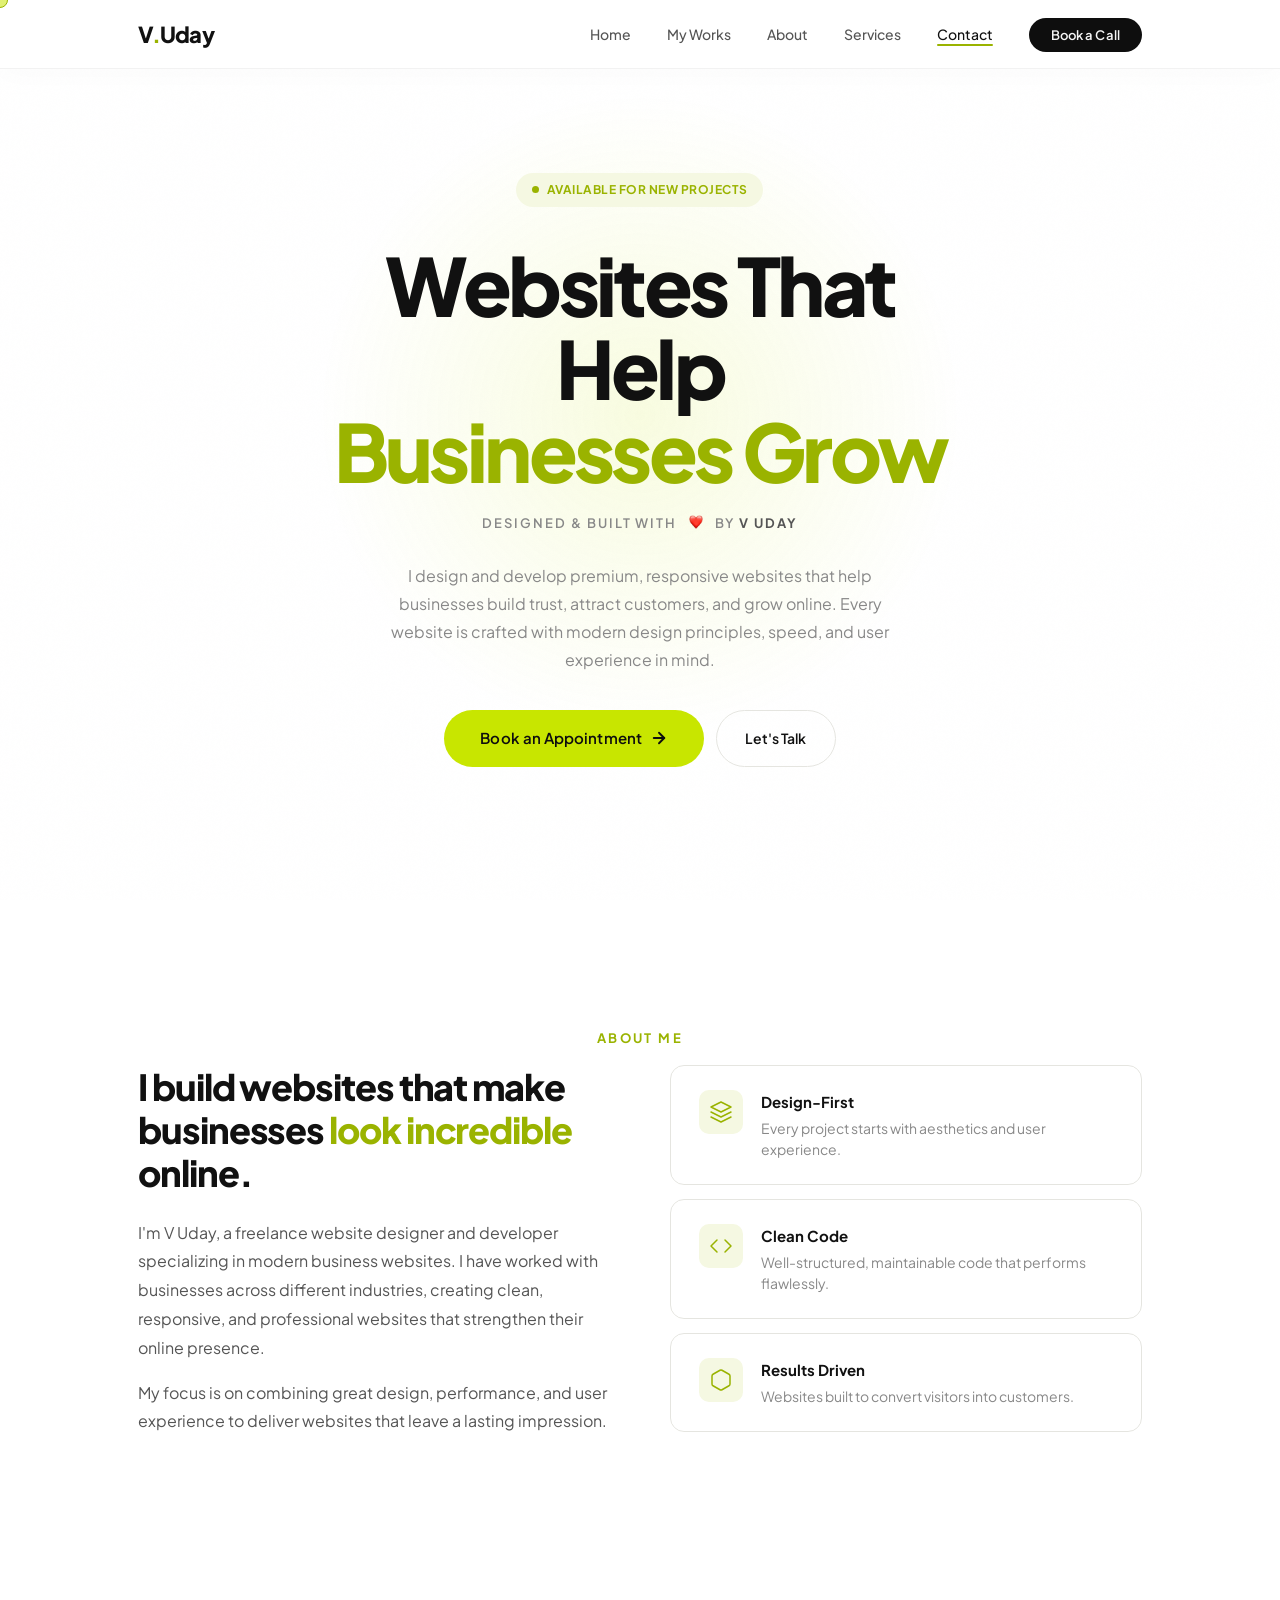
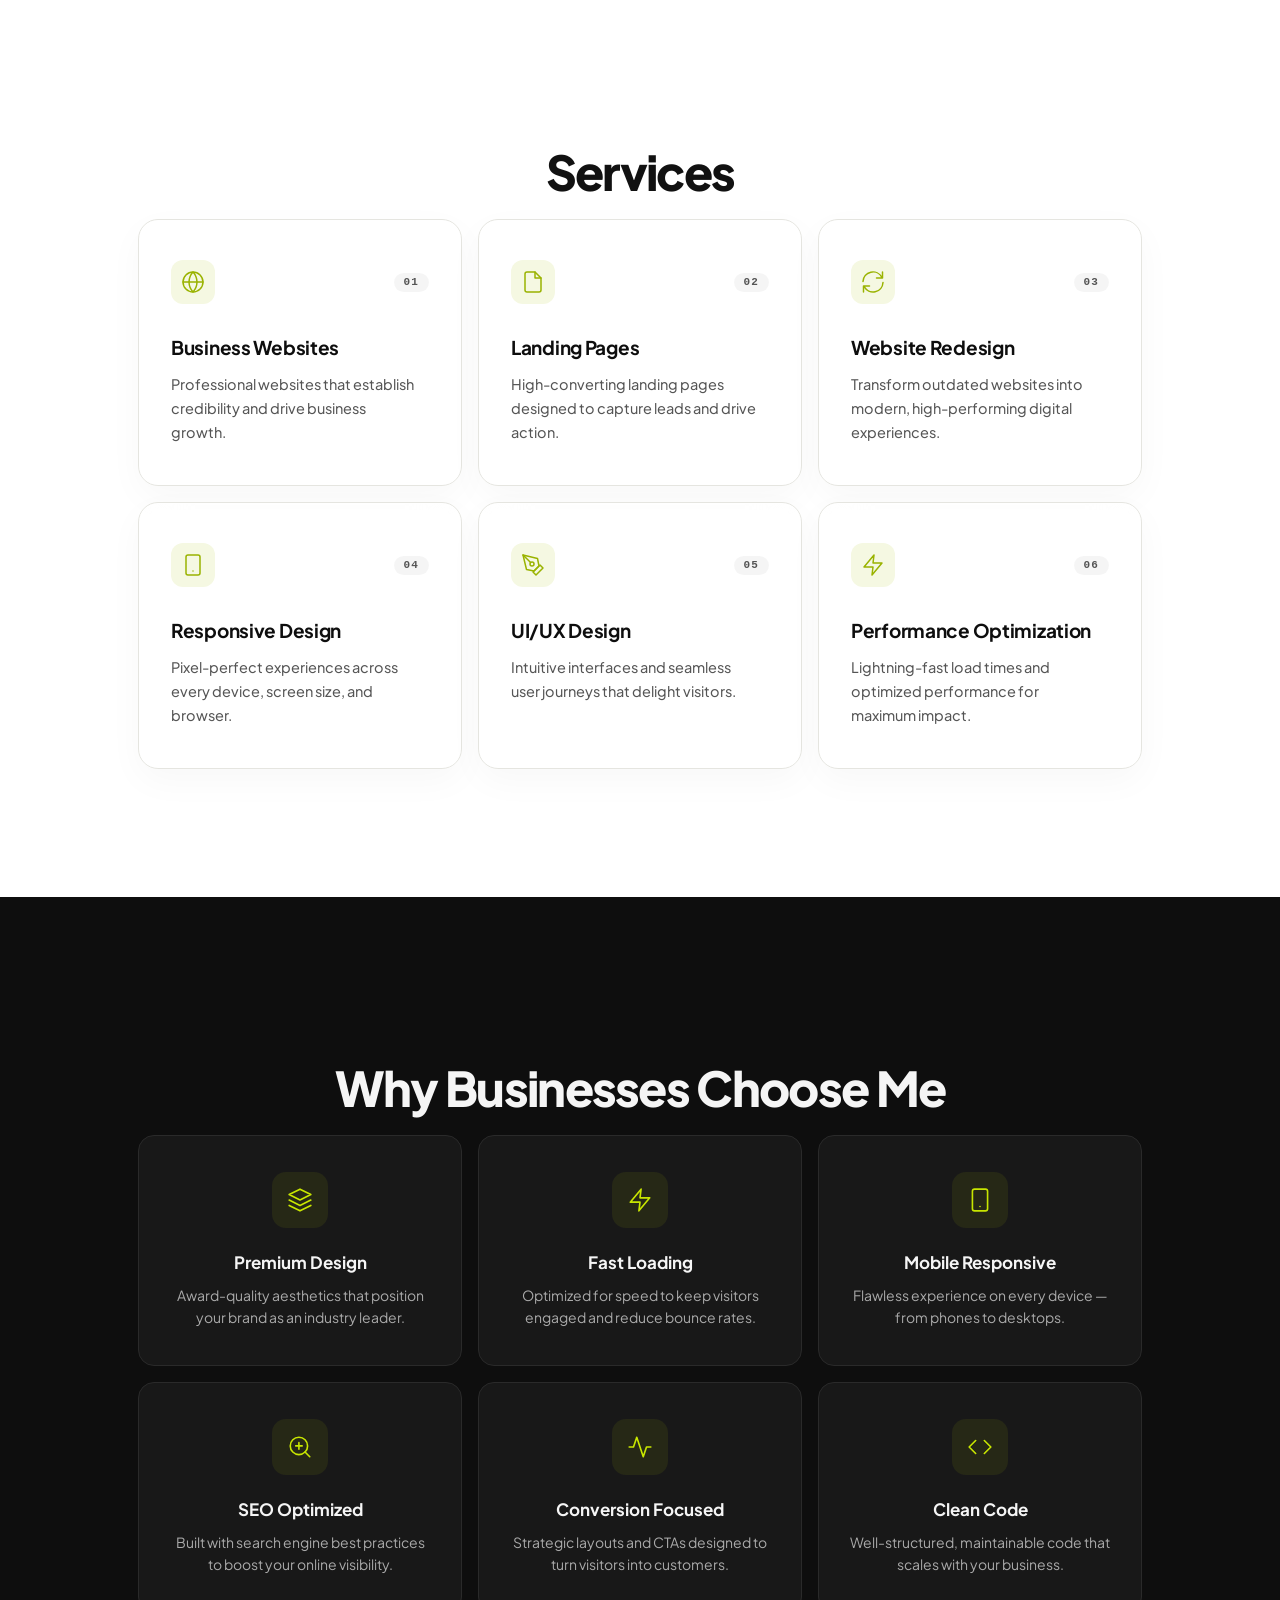
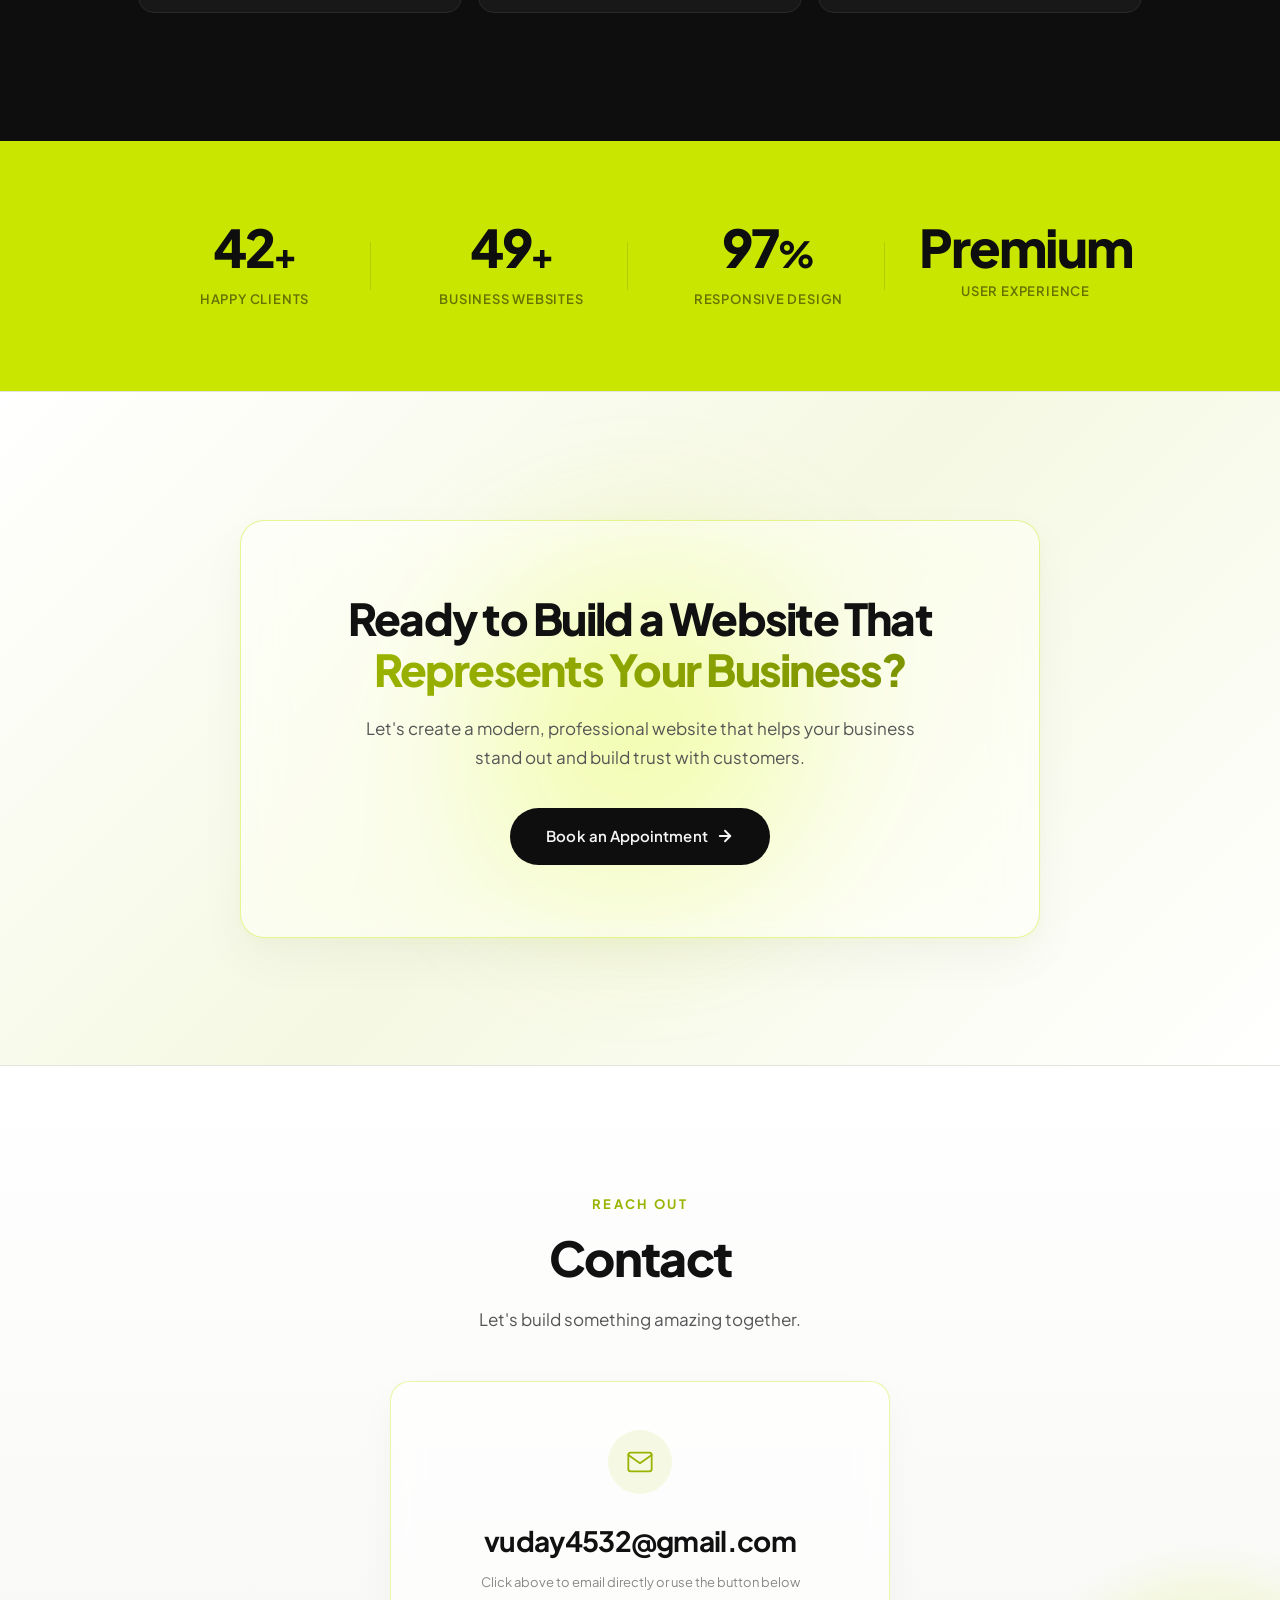
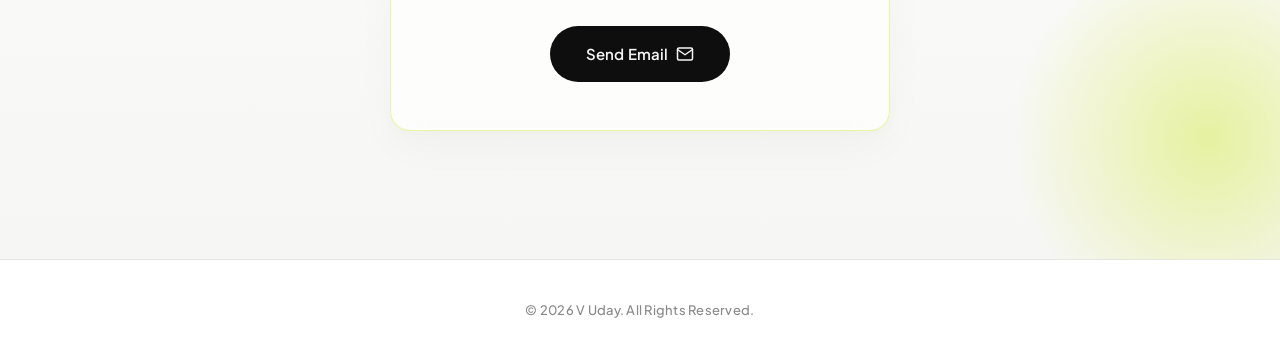
<file: index.html>
<!DOCTYPE html>
<html lang="en">

<head>
  <meta charset="UTF-8" />
  <meta name="viewport" content="width=device-width, initial-scale=1.0, maximum-scale=1.0, user-scalable=no" />
  <title>V Uday — Premium Website Designer & Developer for Businesses</title>
  <meta name="description"
    content="V Uday designs and develops premium, responsive websites that help businesses build trust, attract customers, and grow online. 43+ happy clients served." />
  <meta name="keywords"
    content="website designer, web developer, business websites, responsive design, freelance designer, V Uday" />
  <meta name="author" content="V Uday" />
  <meta property="og:title" content="V Uday — Premium Website Designer & Developer" />
  <meta property="og:description"
    content="Premium, responsive websites that help businesses build trust, attract customers, and grow online." />
  <meta property="og:type" content="website" />
  <meta name="twitter:card" content="summary_large_image" />
  <link rel="preconnect" href="https://fonts.googleapis.com" />
  <link rel="preconnect" href="https://fonts.gstatic.com" crossorigin />
  <link href="https://fonts.googleapis.com/css2?family=Plus+Jakarta+Sans:wght@300;400;500;600;700;800&display=swap"
    rel="stylesheet" />
  <link rel="stylesheet" href="style.css" />
</head>

<body>
  <div class="scroll-progress" id="scroll-progress"></div>
  <!-- Glowing Glassmorphic Background Shapes -->
  <div class="bg-shapes-container" aria-hidden="true">
    <div class="bg-shape bg-shape-1">
      <div class="glow-element glow-lime"></div>
    </div>
    <div class="bg-shape bg-shape-2">
      <div class="glow-element glow-indigo"></div>
    </div>
    <div class="bg-shape bg-shape-3">
      <div class="glow-element glow-cyan"></div>
    </div>
    <div class="bg-shape bg-shape-4">
      <div class="glow-element glow-orange"></div>
    </div>
  </div>
  <!-- ═══════════════════ NAVIGATION ═══════════════════ -->
  <nav class="navbar" id="navbar" role="navigation" aria-label="Main navigation">
    <div class="nav-container">
      <a href="#" class="nav-logo" aria-label="V Uday Home">V<span class="logo-dot">.</span>Uday</a>
      <button class="nav-toggle" id="nav-toggle" aria-label="Toggle navigation menu" aria-expanded="false">
        <span class="hamburger-line"></span>
        <span class="hamburger-line"></span>
        <span class="hamburger-line"></span>
      </button>
      <ul class="nav-links" id="nav-links" role="menubar">
        <li role="none"><a href="./" class="nav-link active" role="menuitem">Home</a></li>
        <li role="none"><a href="works.html" class="nav-link" role="menuitem">My Works</a></li>
        <li role="none"><a href="#about" class="nav-link" role="menuitem">About</a></li>
        <li role="none"><a href="#services" class="nav-link" role="menuitem">Services</a></li>
        <li role="none"><a href="#contact" class="nav-link" role="menuitem">Contact</a></li>
        <li role="none"><a href="booking.html" class="nav-link nav-cta" role="menuitem">Book a Call</a></li>
      </ul>
    </div>
  </nav>

  <!-- ═══════════════════ HERO SECTION ═══════════════════ -->
  <header class="hero" id="hero">
    <div class="hero-bg">
      <canvas id="hero-canvas"></canvas>
      <div class="hero-glow"></div>
      <div class="hero-grain"></div>
    </div>
    <div class="container hero-content">
      <div class="hero-badge" data-reveal>
        <span class="badge-dot"></span>
        Available for new projects
      </div>
      <h1 class="hero-title" data-reveal data-delay="100">
        Websites That Help<br />
        <span class="hero-title-accent">Businesses Grow</span>
      </h1>
      <p class="hero-subtitle" data-reveal data-delay="200">Designed &amp; Built with <img
          src="heavy-black-heart_2764.png" alt="Heart" class="heart-icon-inline" /> by <strong>V Uday</strong></p>
      <p class="hero-description" data-reveal data-delay="300">
        I design and develop premium, responsive websites that help businesses build trust, attract customers, and grow
        online. Every website is crafted with modern design principles, speed, and user experience in mind.
      </p>

      <div class="hero-actions" data-reveal data-delay="500">
        <a href="booking.html" class="btn btn-primary btn-lg magnetic" id="hero-cta-primary">
          Book an Appointment
          <svg width="18" height="18" viewBox="0 0 24 24" fill="none" stroke="currentColor" stroke-width="2.5"
            stroke-linecap="round" stroke-linejoin="round">
            <line x1="5" y1="12" x2="19" y2="12" />
            <polyline points="12 5 19 12 12 19" />
          </svg>
        </a>
        <a href="#contact" class="btn btn-ghost magnetic" id="hero-cta-secondary">
          Let's Talk
        </a>
      </div>
    </div>
    <div class="scroll-cue" data-reveal data-delay="800">
      <div class="scroll-cue-line"></div>
    </div>
  </header>

  <!-- ═══════════════════ ABOUT SECTION ═══════════════════ -->
  <section class="section section--light" id="about">
    <div class="container">
      <div class="section-eyebrow" data-reveal>About Me</div>
      <div class="about-grid">
        <div class="about-text" data-reveal data-delay="100">
          <h2 class="about-heading">I build websites that make businesses <span class="text-accent">look
              incredible</span> online.</h2>
          <p class="about-body">
            I'm V Uday, a freelance website designer and developer specializing in modern business websites. I have
            worked with businesses across different industries, creating clean, responsive, and professional websites
            that strengthen their online presence.
          </p>
          <p class="about-body">
            My focus is on combining great design, performance, and user experience to deliver websites that leave a
            lasting impression.
          </p>
        </div>
        <div class="about-cards">
          <div class="about-card" data-reveal data-delay="200">
            <div class="about-card-icon">
              <svg width="24" height="24" viewBox="0 0 24 24" fill="none" stroke="currentColor" stroke-width="1.5"
                stroke-linecap="round" stroke-linejoin="round">
                <path d="M12 2L2 7l10 5 10-5-10-5z" />
                <path d="M2 17l10 5 10-5" />
                <path d="M2 12l10 5 10-5" />
              </svg>
            </div>
            <div class="about-card-content">
              <h3>Design-First</h3>
              <p>Every project starts with aesthetics and user experience.</p>
            </div>
          </div>
          <div class="about-card" data-reveal data-delay="300">
            <div class="about-card-icon">
              <svg width="24" height="24" viewBox="0 0 24 24" fill="none" stroke="currentColor" stroke-width="1.5"
                stroke-linecap="round" stroke-linejoin="round">
                <polyline points="16 18 22 12 16 6" />
                <polyline points="8 6 2 12 8 18" />
              </svg>
            </div>
            <div class="about-card-content">
              <h3>Clean Code</h3>
              <p>Well-structured, maintainable code that performs flawlessly.</p>
            </div>
          </div>
          <div class="about-card" data-reveal data-delay="400">
            <div class="about-card-icon">
              <svg width="24" height="24" viewBox="0 0 24 24" fill="none" stroke="currentColor" stroke-width="1.5"
                stroke-linecap="round" stroke-linejoin="round">
                <path
                  d="M21 16V8a2 2 0 0 0-1-1.73l-7-4a2 2 0 0 0-2 0l-7 4A2 2 0 0 0 3 8v8a2 2 0 0 0 1 1.73l7 4a2 2 0 0 0 2 0l7-4A2 2 0 0 0 21 16z" />
              </svg>
            </div>
            <div class="about-card-content">
              <h3>Results Driven</h3>
              <p>Websites built to convert visitors into customers.</p>
            </div>
          </div>
        </div>
      </div>
    </div>
  </section>

  <!-- ═══════════════════ SERVICES SECTION ═══════════════════ -->
  <section class="section section--white" id="services">
    <div class="container">
      <div class="section-eyebrow" data-reveal>Capabilities</div>
      <h2 class="section-heading" data-reveal data-delay="50">Services</h2>
      <div class="services-grid">
        <div class="service-card" data-reveal data-delay="0">
          <div class="service-card-header">
            <div class="service-icon-wrap">
              <svg width="24" height="24" viewBox="0 0 24 24" fill="none" stroke="currentColor" stroke-width="1.5"
                stroke-linecap="round" stroke-linejoin="round">
                <circle cx="12" cy="12" r="10" />
                <line x1="2" y1="12" x2="22" y2="12" />
                <path d="M12 2a15.3 15.3 0 0 1 4 10 15.3 15.3 0 0 1-4 10 15.3 15.3 0 0 1-4-10 15.3 15.3 0 0 1 4-10z" />
              </svg>
            </div>
            <span class="service-num">01</span>
          </div>
          <h3>Business Websites</h3>
          <p>Professional websites that establish credibility and drive business growth.</p>
        </div>
        <div class="service-card" data-reveal data-delay="80">
          <div class="service-card-header">
            <div class="service-icon-wrap">
              <svg width="24" height="24" viewBox="0 0 24 24" fill="none" stroke="currentColor" stroke-width="1.5"
                stroke-linecap="round" stroke-linejoin="round">
                <path d="M14 2H6a2 2 0 0 0-2 2v16a2 2 0 0 0 2 2h12a2 2 0 0 0 2-2V8z" />
                <polyline points="14 2 14 8 20 8" />
              </svg>
            </div>
            <span class="service-num">02</span>
          </div>
          <h3>Landing Pages</h3>
          <p>High-converting landing pages designed to capture leads and drive action.</p>
        </div>
        <div class="service-card" data-reveal data-delay="160">
          <div class="service-card-header">
            <div class="service-icon-wrap">
              <svg width="24" height="24" viewBox="0 0 24 24" fill="none" stroke="currentColor" stroke-width="1.5"
                stroke-linecap="round" stroke-linejoin="round">
                <path d="M21.5 2v6h-6M2.5 22v-6h6M2 11.5a10 10 0 0 1 18.8-4.3M22 12.5a10 10 0 0 1-18.8 4.2" />
              </svg>
            </div>
            <span class="service-num">03</span>
          </div>
          <h3>Website Redesign</h3>
          <p>Transform outdated websites into modern, high-performing digital experiences.</p>
        </div>
        <div class="service-card" data-reveal data-delay="240">
          <div class="service-card-header">
            <div class="service-icon-wrap">
              <svg width="24" height="24" viewBox="0 0 24 24" fill="none" stroke="currentColor" stroke-width="1.5"
                stroke-linecap="round" stroke-linejoin="round">
                <rect x="5" y="2" width="14" height="20" rx="2" />
                <line x1="12" y1="18" x2="12" y2="18.01" />
              </svg>
            </div>
            <span class="service-num">04</span>
          </div>
          <h3>Responsive Design</h3>
          <p>Pixel-perfect experiences across every device, screen size, and browser.</p>
        </div>
        <div class="service-card" data-reveal data-delay="320">
          <div class="service-card-header">
            <div class="service-icon-wrap">
              <svg width="24" height="24" viewBox="0 0 24 24" fill="none" stroke="currentColor" stroke-width="1.5"
                stroke-linecap="round" stroke-linejoin="round">
                <path d="M12 19l7-7 3 3-7 7-3-3z" />
                <path d="M18 13l-1.5-7.5L2 2l3.5 14.5L13 18l5-5z" />
                <path d="M2 2l7.586 7.586" />
                <circle cx="11" cy="11" r="2" />
              </svg>
            </div>
            <span class="service-num">05</span>
          </div>
          <h3>UI/UX Design</h3>
          <p>Intuitive interfaces and seamless user journeys that delight visitors.</p>
        </div>
        <div class="service-card" data-reveal data-delay="400">
          <div class="service-card-header">
            <div class="service-icon-wrap">
              <svg width="24" height="24" viewBox="0 0 24 24" fill="none" stroke="currentColor" stroke-width="1.5"
                stroke-linecap="round" stroke-linejoin="round">
                <polygon points="13 2 3 14 12 14 11 22 21 10 12 10 13 2" />
              </svg>
            </div>
            <span class="service-num">06</span>
          </div>
          <h3>Performance Optimization</h3>
          <p>Lightning-fast load times and optimized performance for maximum impact.</p>
        </div>
      </div>
    </div>
  </section>

  <!-- ═══════════════════ WHY CHOOSE ME (DARK) ═══════════════════ -->
  <section class="section section--dark" id="why-choose">
    <div class="container">
      <div class="section-eyebrow section-eyebrow--dark" data-reveal>Advantages</div>
      <h2 class="section-heading section-heading--light" data-reveal data-delay="50">Why Businesses Choose Me</h2>
      <div class="features-grid">
        <div class="feature-card" data-reveal data-delay="0">
          <div class="feature-icon">
            <svg width="26" height="26" viewBox="0 0 24 24" fill="none" stroke="currentColor" stroke-width="1.5"
              stroke-linecap="round" stroke-linejoin="round">
              <path d="M12 2L2 7l10 5 10-5-10-5z" />
              <path d="M2 17l10 5 10-5" />
              <path d="M2 12l10 5 10-5" />
            </svg>
          </div>
          <h3>Premium Design</h3>
          <p>Award-quality aesthetics that position your brand as an industry leader.</p>
        </div>
        <div class="feature-card" data-reveal data-delay="80">
          <div class="feature-icon">
            <svg width="26" height="26" viewBox="0 0 24 24" fill="none" stroke="currentColor" stroke-width="1.5"
              stroke-linecap="round" stroke-linejoin="round">
              <polygon points="13 2 3 14 12 14 11 22 21 10 12 10 13 2" />
            </svg>
          </div>
          <h3>Fast Loading</h3>
          <p>Optimized for speed to keep visitors engaged and reduce bounce rates.</p>
        </div>
        <div class="feature-card" data-reveal data-delay="160">
          <div class="feature-icon">
            <svg width="26" height="26" viewBox="0 0 24 24" fill="none" stroke="currentColor" stroke-width="1.5"
              stroke-linecap="round" stroke-linejoin="round">
              <rect x="5" y="2" width="14" height="20" rx="2" />
              <line x1="12" y1="18" x2="12" y2="18.01" />
            </svg>
          </div>
          <h3>Mobile Responsive</h3>
          <p>Flawless experience on every device — from phones to desktops.</p>
        </div>
        <div class="feature-card" data-reveal data-delay="240">
          <div class="feature-icon">
            <svg width="26" height="26" viewBox="0 0 24 24" fill="none" stroke="currentColor" stroke-width="1.5"
              stroke-linecap="round" stroke-linejoin="round">
              <circle cx="11" cy="11" r="8" />
              <line x1="21" y1="21" x2="16.65" y2="16.65" />
              <line x1="11" y1="8" x2="11" y2="14" />
              <line x1="8" y1="11" x2="14" y2="11" />
            </svg>
          </div>
          <h3>SEO Optimized</h3>
          <p>Built with search engine best practices to boost your online visibility.</p>
        </div>
        <div class="feature-card" data-reveal data-delay="320">
          <div class="feature-icon">
            <svg width="26" height="26" viewBox="0 0 24 24" fill="none" stroke="currentColor" stroke-width="1.5"
              stroke-linecap="round" stroke-linejoin="round">
              <polyline points="22 12 18 12 15 21 9 3 6 12 2 12" />
            </svg>
          </div>
          <h3>Conversion Focused</h3>
          <p>Strategic layouts and CTAs designed to turn visitors into customers.</p>
        </div>
        <div class="feature-card" data-reveal data-delay="400">
          <div class="feature-icon">
            <svg width="26" height="26" viewBox="0 0 24 24" fill="none" stroke="currentColor" stroke-width="1.5"
              stroke-linecap="round" stroke-linejoin="round">
              <polyline points="16 18 22 12 16 6" />
              <polyline points="8 6 2 12 8 18" />
            </svg>
          </div>
          <h3>Clean Code</h3>
          <p>Well-structured, maintainable code that scales with your business.</p>
        </div>
      </div>
    </div>
  </section>

  <!-- ═══════════════════ STATS SECTION ═══════════════════ -->
  <section class="section section--accent" id="stats">
    <div class="container">
      <div class="stats-grid">
        <div class="stat-item" data-reveal data-delay="0">
          <span class="stat-value" data-count="43">43</span><span class="stat-suffix">+</span>
          <span class="stat-label">Happy Clients</span>
        </div>
        <div class="stat-item" data-reveal data-delay="100">
          <span class="stat-value" data-count="50">50</span><span class="stat-suffix">+</span>
          <span class="stat-label">Business Websites</span>
        </div>
        <div class="stat-item" data-reveal data-delay="200">
          <span class="stat-value" data-count="100">100</span><span class="stat-suffix">%</span>
          <span class="stat-label">Responsive Design</span>
        </div>
        <div class="stat-item" data-reveal data-delay="300">
          <span class="stat-value-text">Premium</span>
          <span class="stat-label">User Experience</span>
        </div>
      </div>
    </div>
  </section>

  <!-- ═══════════════════ CTA SECTION ═══════════════════ -->
  <section class="cta-section-pop" id="cta">
    <div class="cta-glow-container-pop">
      <div class="cta-glow-blob-pop"></div>
    </div>
    <div class="container">
      <div class="cta-glass-card-pop" data-reveal>
        <h2 class="cta-heading">
          Ready to Build a Website That<br />
          <span class="text-accent-pop">Represents Your Business?</span>
        </h2>
        <p class="cta-body">
          Let's create a modern, professional website that helps your business stand out and build trust with customers.
        </p>
        <a href="booking.html" class="btn btn-dark btn-lg magnetic" id="cta-book-btn">
          Book an Appointment
          <svg width="18" height="18" viewBox="0 0 24 24" fill="none" stroke="currentColor" stroke-width="2.5"
            stroke-linecap="round" stroke-linejoin="round">
            <line x1="5" y1="12" x2="19" y2="12" />
            <polyline points="12 5 19 12 12 19" />
          </svg>
        </a>
      </div>
    </div>
  </section>

  <!-- ═══════════════════ CONTACT SECTION ═══════════════════ -->
  <section class="contact-section-pop" id="contact">
    <div class="contact-glow-blob-pop"></div>
    <div class="container contact-container">
      <div class="section-eyebrow" data-reveal>Reach Out</div>
      <h2 class="section-heading" data-reveal data-delay="50">Contact</h2>
      <p class="section-sub" data-reveal data-delay="100">Let's build something amazing together.</p>

      <div class="contact-glass-card-pop" data-reveal data-delay="150">
        <div class="contact-icon-wrap-pop">
          <svg width="28" height="28" viewBox="0 0 24 24" fill="none" stroke="currentColor" stroke-width="1.5"
            stroke-linecap="round" stroke-linejoin="round">
            <path d="M4 4h16c1.1 0 2 .9 2 2v12c0 1.1-.9 2-2 2H4c-1.1 0-2-.9-2-2V6c0-1.1.9-2 2-2z" />
            <polyline points="22,6 12,13 2,6" />
          </svg>
        </div>
        <a href="mailto:vuday4532@gmail.com" class="contact-email-link-pop"
          id="contact-email-link">vuday4532@gmail.com</a>
        <p class="contact-hint-pop">Click above to email directly or use the button below</p>

        <button type="button" onclick="window.location.href='mailto:vuday4532@gmail.com'"
          class="btn btn-dark btn-lg magnetic" id="contact-send-btn">
          Send Email
          <svg width="18" height="18" viewBox="0 0 24 24" fill="none" stroke="currentColor" stroke-width="2"
            stroke-linecap="round" stroke-linejoin="round">
            <path d="M4 4h16c1.1 0 2 .9 2 2v12c0 1.1-.9 2-2 2H4c-1.1 0-2-.9-2-2V6c0-1.1.9-2 2-2z" />
            <polyline points="22,6 12,13 2,6" />
          </svg>
        </button>
      </div>
    </div>
  </section>

  <!-- ═══════════════════ FOOTER ═══════════════════ -->
  <footer class="footer" id="footer">
    <div class="container">
      <p class="footer-text">&copy; 2026 V Uday. All Rights Reserved.</p>
    </div>
  </footer>

  <script src="script.js"></script>
</body>

</html>
</file>
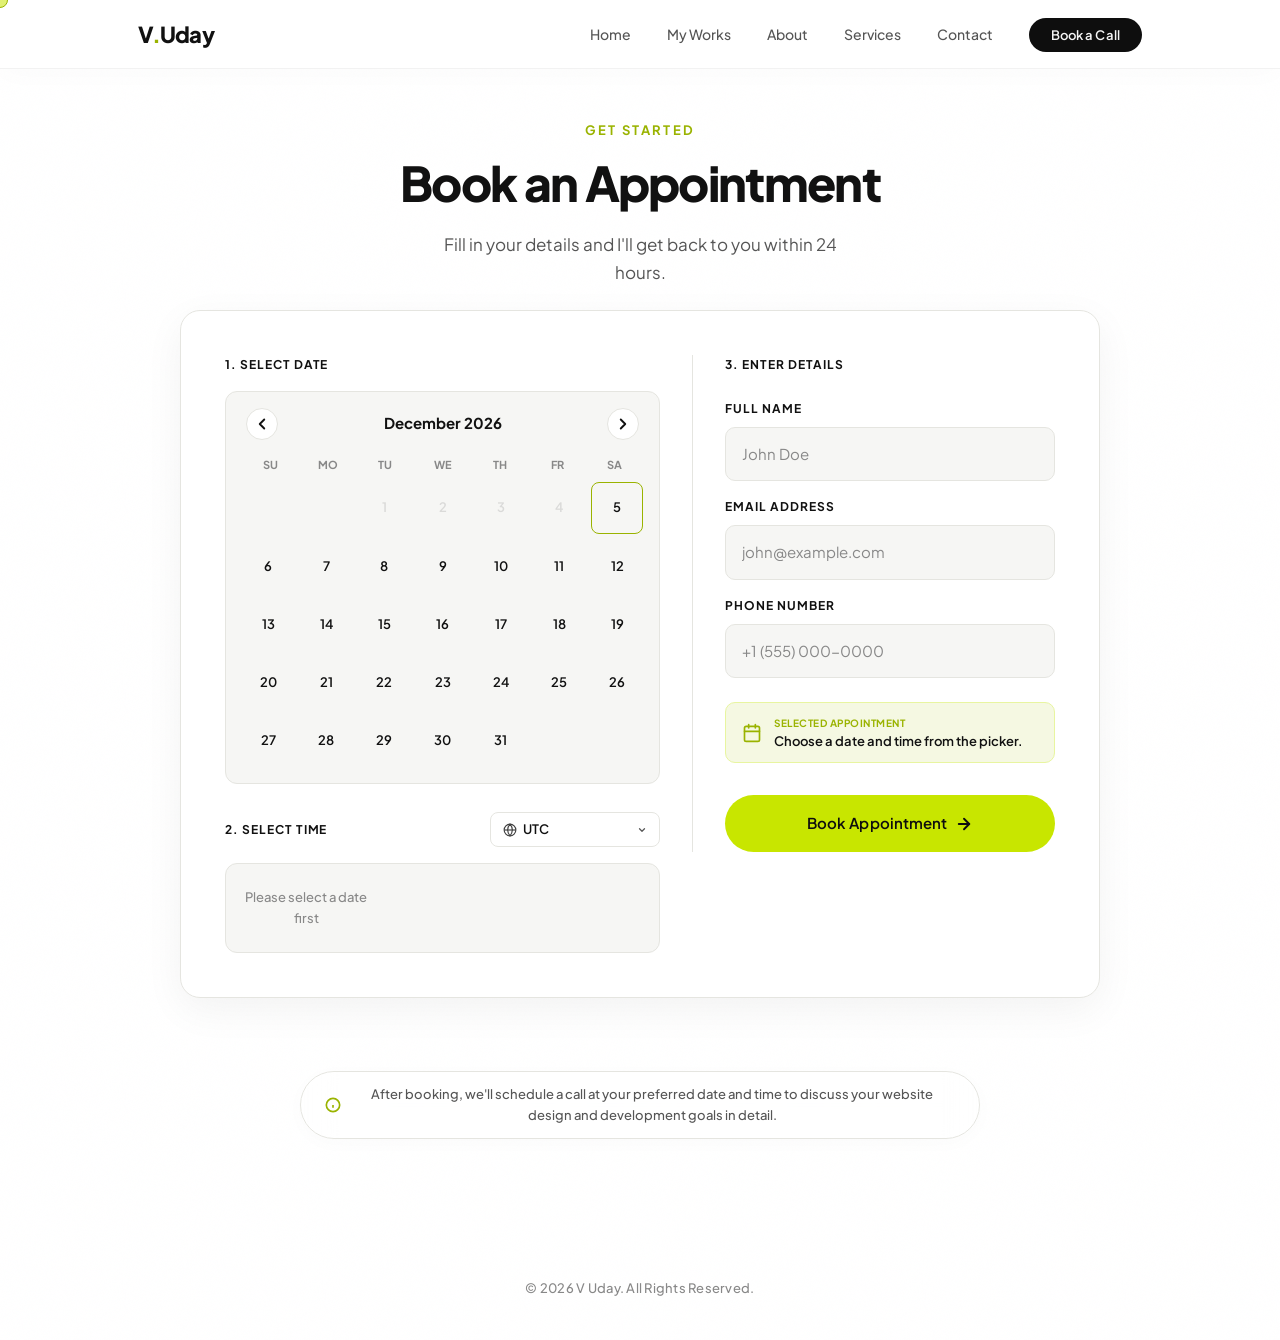
<file: booking.html>
<!DOCTYPE html>
<html lang="en">
<head>
  <meta charset="UTF-8" />
  <meta name="viewport" content="width=device-width, initial-scale=1.0, maximum-scale=1.0, user-scalable=no" />
  <title>Book an Appointment — V Uday | Premium Website Designer & Developer</title>
  <meta name="description" content="Book an appointment with V Uday to discuss your website design and development needs. Let's build a premium website that helps your business grow." />
  <meta name="keywords" content="book appointment, website designer, web developer, consultation, business websites, V Uday" />
  <meta name="author" content="V Uday" />
  <meta property="og:title" content="Book an Appointment — V Uday" />
  <meta property="og:description" content="Book a call to discuss your website design and development needs." />
  <meta property="og:type" content="website" />
  <meta name="twitter:card" content="summary_large_image" />
  <link rel="preconnect" href="https://fonts.googleapis.com" />
  <link rel="preconnect" href="https://fonts.gstatic.com" crossorigin />
  <link href="https://fonts.googleapis.com/css2?family=Plus+Jakarta+Sans:wght@300;400;500;600;700;800&display=swap" rel="stylesheet" />
  <link rel="stylesheet" href="style.css" />
  <style>
    /* Custom override to center the form nicely on a dedicated page */
    .booking-page-hero {
      min-height: 100vh;
      display: flex;
      flex-direction: column;
      justify-content: space-between;
      position: relative;
      overflow: hidden;
      padding: 120px 0 40px;
      background: var(--white);
    }
    .booking-wrapper {
      flex-grow: 1;
      display: flex;
      align-items: center;
      justify-content: center;
      width: 100%;
      position: relative;
      z-index: 5;
      padding-bottom: 60px;
    }
    .booking-content {
      width: 100%;
      max-width: 920px;
      text-align: center;
      margin: 0 auto;
    }
    .booking-card {
      text-align: left;
      margin-top: 24px;
      margin-bottom: 40px;
    }
  </style>
</head>
<body>
  <div class="scroll-progress" id="scroll-progress"></div>
  <!-- Glowing Glassmorphic Background Shapes -->
  <div class="bg-shapes-container" aria-hidden="true">
     <div class="bg-shape bg-shape-1">
       <div class="glow-element glow-lime"></div>
     </div>
     <div class="bg-shape bg-shape-2">
       <div class="glow-element glow-indigo"></div>
     </div>
     <div class="bg-shape bg-shape-3">
       <div class="glow-element glow-cyan"></div>
     </div>
     <div class="bg-shape bg-shape-4">
       <div class="glow-element glow-orange"></div>
     </div>
  </div>
  <!-- ═══════════════════ NAVIGATION ═══════════════════ -->
  <nav class="navbar" id="navbar" role="navigation" aria-label="Main navigation">
    <div class="nav-container">
      <a href="./" class="nav-logo" aria-label="V Uday Home">V<span class="logo-dot">.</span>Uday</a>
      <button class="nav-toggle" id="nav-toggle" aria-label="Toggle navigation menu" aria-expanded="false">
        <span class="hamburger-line"></span>
        <span class="hamburger-line"></span>
        <span class="hamburger-line"></span>
      </button>
      <ul class="nav-links" id="nav-links" role="menubar">
        <li role="none"><a href="./" class="nav-link" role="menuitem">Home</a></li>
        <li role="none"><a href="works.html" class="nav-link" role="menuitem">My Works</a></li>
        <li role="none"><a href="./#about" class="nav-link" role="menuitem">About</a></li>
        <li role="none"><a href="./#services" class="nav-link" role="menuitem">Services</a></li>
        <li role="none"><a href="./#contact" class="nav-link" role="menuitem">Contact</a></li>
        <li role="none"><a href="booking.html" class="nav-link nav-cta active" role="menuitem">Book a Call</a></li>
      </ul>
    </div>
  </nav>

  <!-- ═══════════════════ MAIN CONTENT ═══════════════════ -->
  <main class="booking-page-hero">
    <div class="hero-bg">
      <div class="hero-glow"></div>
      <div class="hero-grain"></div>
    </div>
    
    <div class="booking-wrapper">
      <div class="container">
        <div class="booking-content">
          <div class="section-eyebrow" data-reveal>Get Started</div>
          <h1 class="section-heading" data-reveal data-delay="50">Book an Appointment</h1>
          <p class="section-sub" data-reveal data-delay="100" style="margin-bottom: 0;">Fill in your details and I'll get back to you within 24 hours.</p>
          
          <div class="booking-card" data-reveal data-delay="150">
            <form class="booking-form" id="booking-form" novalidate>
              <div class="booking-grid-layout">
                <!-- Left Panel: Date & Time Selectors -->
                <div class="booking-selector-panel">
                  <div class="selector-section">
                    <label class="form-label font-bold text-accent">1. Select Date</label>
                    <div class="calendar-container">
                      <div class="calendar-header">
                        <button type="button" class="calendar-nav-btn" id="prev-month-btn" aria-label="Previous month">
                          <svg width="18" height="18" viewBox="0 0 24 24" fill="none" stroke="currentColor" stroke-width="2.5" stroke-linecap="round" stroke-linejoin="round"><polyline points="15 18 9 12 15 6"/></svg>
                        </button>
                        <span class="calendar-month-year" id="calendar-month-year">July 2026</span>
                        <button type="button" class="calendar-nav-btn" id="next-month-btn" aria-label="Next month">
                          <svg width="18" height="18" viewBox="0 0 24 24" fill="none" stroke="currentColor" stroke-width="2.5" stroke-linecap="round" stroke-linejoin="round"><polyline points="9 18 15 12 9 6"/></svg>
                        </button>
                      </div>
                      <div class="calendar-weekdays">
                        <span>Su</span><span>Mo</span><span>Tu</span><span>We</span><span>Th</span><span>Fr</span><span>Sa</span>
                      </div>
                      <div class="calendar-days" id="calendar-days">
                        <!-- Dynamically populated -->
                      </div>
                    </div>
                  </div>
                  
                  <div class="selector-section">
                    <div class="time-header-row">
                      <label class="form-label font-bold text-accent" style="margin-bottom: 0;">2. Select Time</label>
                      <div class="custom-select-container" id="timezone-select-container">
                        <div class="custom-select-trigger" id="timezone-select-trigger">
                          <svg class="timezone-icon" width="14" height="14" viewBox="0 0 24 24" fill="none" stroke="currentColor" stroke-width="2" style="margin-right: 6px; opacity: 0.8;"><circle cx="12" cy="12" r="10"/><line x1="2" y1="12" x2="22" y2="12"/><path d="M12 2a15.3 15.3 0 0 1 4 10 15.3 15.3 0 0 1-4 10 15.3 15.3 0 0 1-4-10 15.3 15.3 0 0 1 4-10z"/></svg>
                          <span class="custom-select-text" id="timezone-display-text">UTC</span>
                          <svg class="chevron-icon" width="10" height="10" viewBox="0 0 24 24" fill="none" stroke="currentColor" stroke-width="3" stroke-linecap="round" stroke-linejoin="round"><polyline points="6 9 12 15 18 9"/></svg>
                        </div>
                        <div class="custom-select-options" id="timezone-options-container">
                          <div class="custom-option" data-value="Asia/Kolkata">India (IST)</div>
                          <div class="custom-option" data-value="America/New_York">US Eastern (EST)</div>
                          <div class="custom-option" data-value="America/Los_Angeles">US Pacific (PST)</div>
                          <div class="custom-option" data-value="Europe/London">UK (GMT/BST)</div>
                          <div class="custom-option" data-value="UTC">UTC</div>
                        </div>
                      </div>
                    </div>
                    <div class="time-slots-container">
                      <div class="time-slots-grid" id="time-slots-grid">
                        <div class="time-slots-placeholder">Please select a date first</div>
                      </div>
                    </div>
                  </div>
                </div>

                <!-- Right Panel: Booking Details -->
                <div class="booking-details-panel">
                  <label class="form-label font-bold text-accent">3. Enter Details</label>
                  <div class="form-group">
                    <label for="fullName" class="form-label">Full Name</label>
                    <input type="text" id="fullName" name="name" class="form-input" placeholder="John Doe" required autocomplete="name" />
                  </div>
                  <div class="form-group">
                    <label for="email" class="form-label">Email Address</label>
                    <input type="email" id="email" name="email" class="form-input" placeholder="john@example.com" required autocomplete="email" />
                  </div>
                  <div class="form-group">
                    <label for="phone" class="form-label">Phone Number</label>
                    <input type="tel" id="phone" name="phone" class="form-input" placeholder="+1 (555) 000-0000" autocomplete="tel" />
                  </div>
                  
                  <!-- Hidden inputs for validation & Web3Forms payload -->
                  <input type="hidden" id="selectedDate" name="selectedDate" required />
                  <input type="hidden" id="selectedTime" name="selectedTime" required />
                  <input type="hidden" id="selectedTimezone" name="selectedTimezone" required />
                  
                  <div class="selection-summary" id="selection-summary">
                    <div class="summary-card">
                      <div class="summary-card-icon">
                        <svg width="20" height="20" viewBox="0 0 24 24" fill="none" stroke="currentColor" stroke-width="2" stroke-linecap="round" stroke-linejoin="round"><rect x="3" y="4" width="18" height="18" rx="2" ry="2"/><line x1="16" y1="2" x2="16" y2="6"/><line x1="8" y1="2" x2="8" y2="6"/><line x1="3" y1="10" x2="21" y2="10"/></svg>
                      </div>
                      <div class="summary-card-details">
                        <div class="summary-title">Selected Appointment</div>
                        <div class="summary-text" id="summary-text">Choose a date and time from the picker.</div>
                      </div>
                    </div>
                  </div>

                  <button type="submit" class="btn btn-primary btn-lg btn-full" id="booking-submit-btn">
                    Book Appointment
                    <svg width="18" height="18" viewBox="0 0 24 24" fill="none" stroke="currentColor" stroke-width="2.5" stroke-linecap="round" stroke-linejoin="round"><line x1="5" y1="12" x2="19" y2="12"/><polyline points="12 5 19 12 12 19"/></svg>
                  </button>
                </div>
              </div>
            </form>
            <div class="form-success" id="form-success" aria-live="polite">
              <div class="success-check">
                <svg width="44" height="44" viewBox="0 0 24 24" fill="none" stroke="currentColor" stroke-width="1.5" stroke-linecap="round" stroke-linejoin="round"><path d="M22 11.08V12a10 10 0 1 1-5.93-9.14"/><polyline points="22 4 12 14.01 9 11.01"/></svg>
              </div>
              <h3>Appointment Booked!</h3>
              <p>Thank you for reaching out. I'll get back to you within 24 hours.</p>
            </div>
          </div>

          <div class="booking-note" data-reveal data-delay="200">
            <svg width="16" height="16" viewBox="0 0 24 24" fill="none" stroke="currentColor" stroke-width="2.5" style="vertical-align: middle; margin-right: 8px; color: var(--accent-dark); flex-shrink: 0;"><circle cx="12" cy="12" r="10"/><line x1="12" y1="16" x2="12" y2="12"/><line x1="12" y1="8" x2="12.01" y2="8"/></svg>
            <span>After booking, we'll schedule a call at your preferred date and time to discuss your website design and development goals in detail.</span>
          </div>
        </div>
      </div>
    </div>

    <!-- ═══════════════════ FOOTER ═══════════════════ -->
    <footer class="footer" id="footer" style="border: none; background: transparent; z-index: 1; margin-top: 80px; padding: 0; position: relative;">
      <div class="container">
        <p class="footer-text" style="margin-bottom: 0;">&copy; 2026 V Uday. All Rights Reserved.</p>
      </div>
    </footer>
  </main>

  <script src="booking.js"></script>
</body>
</html>
</file>
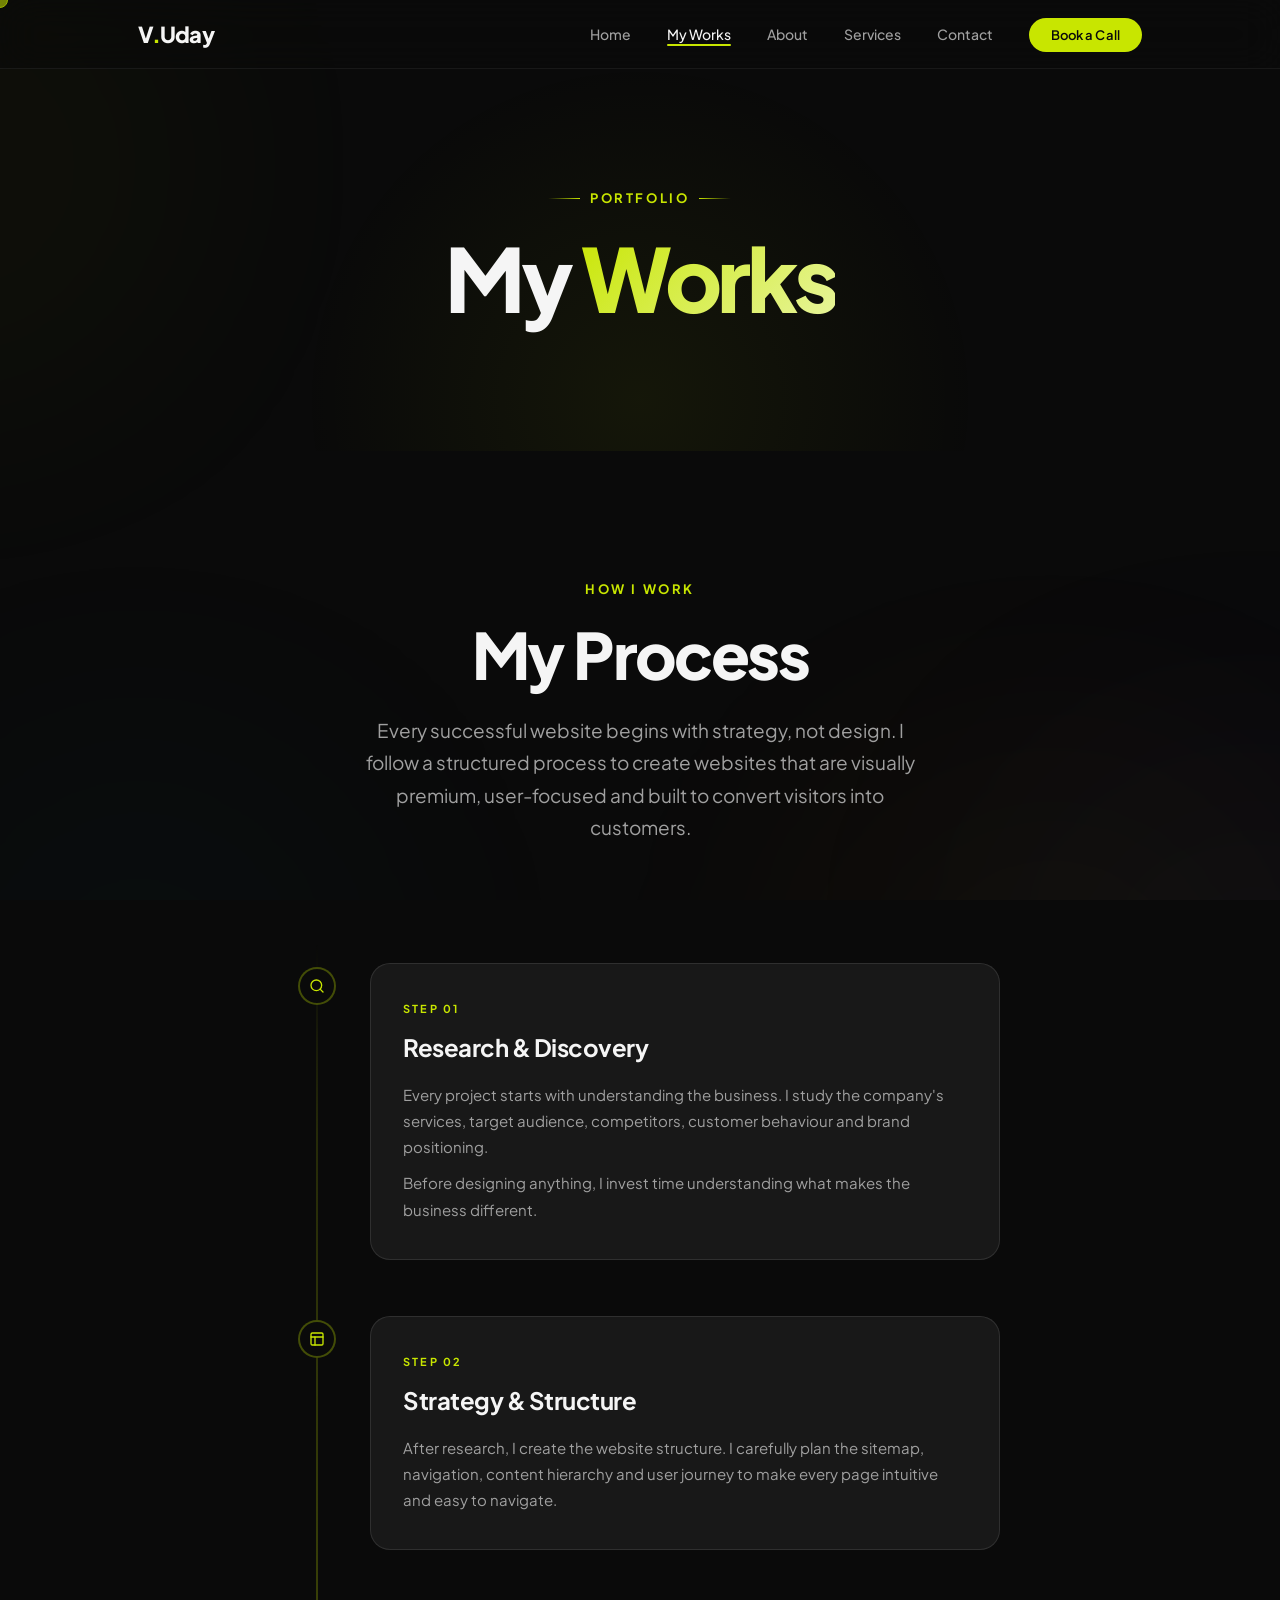
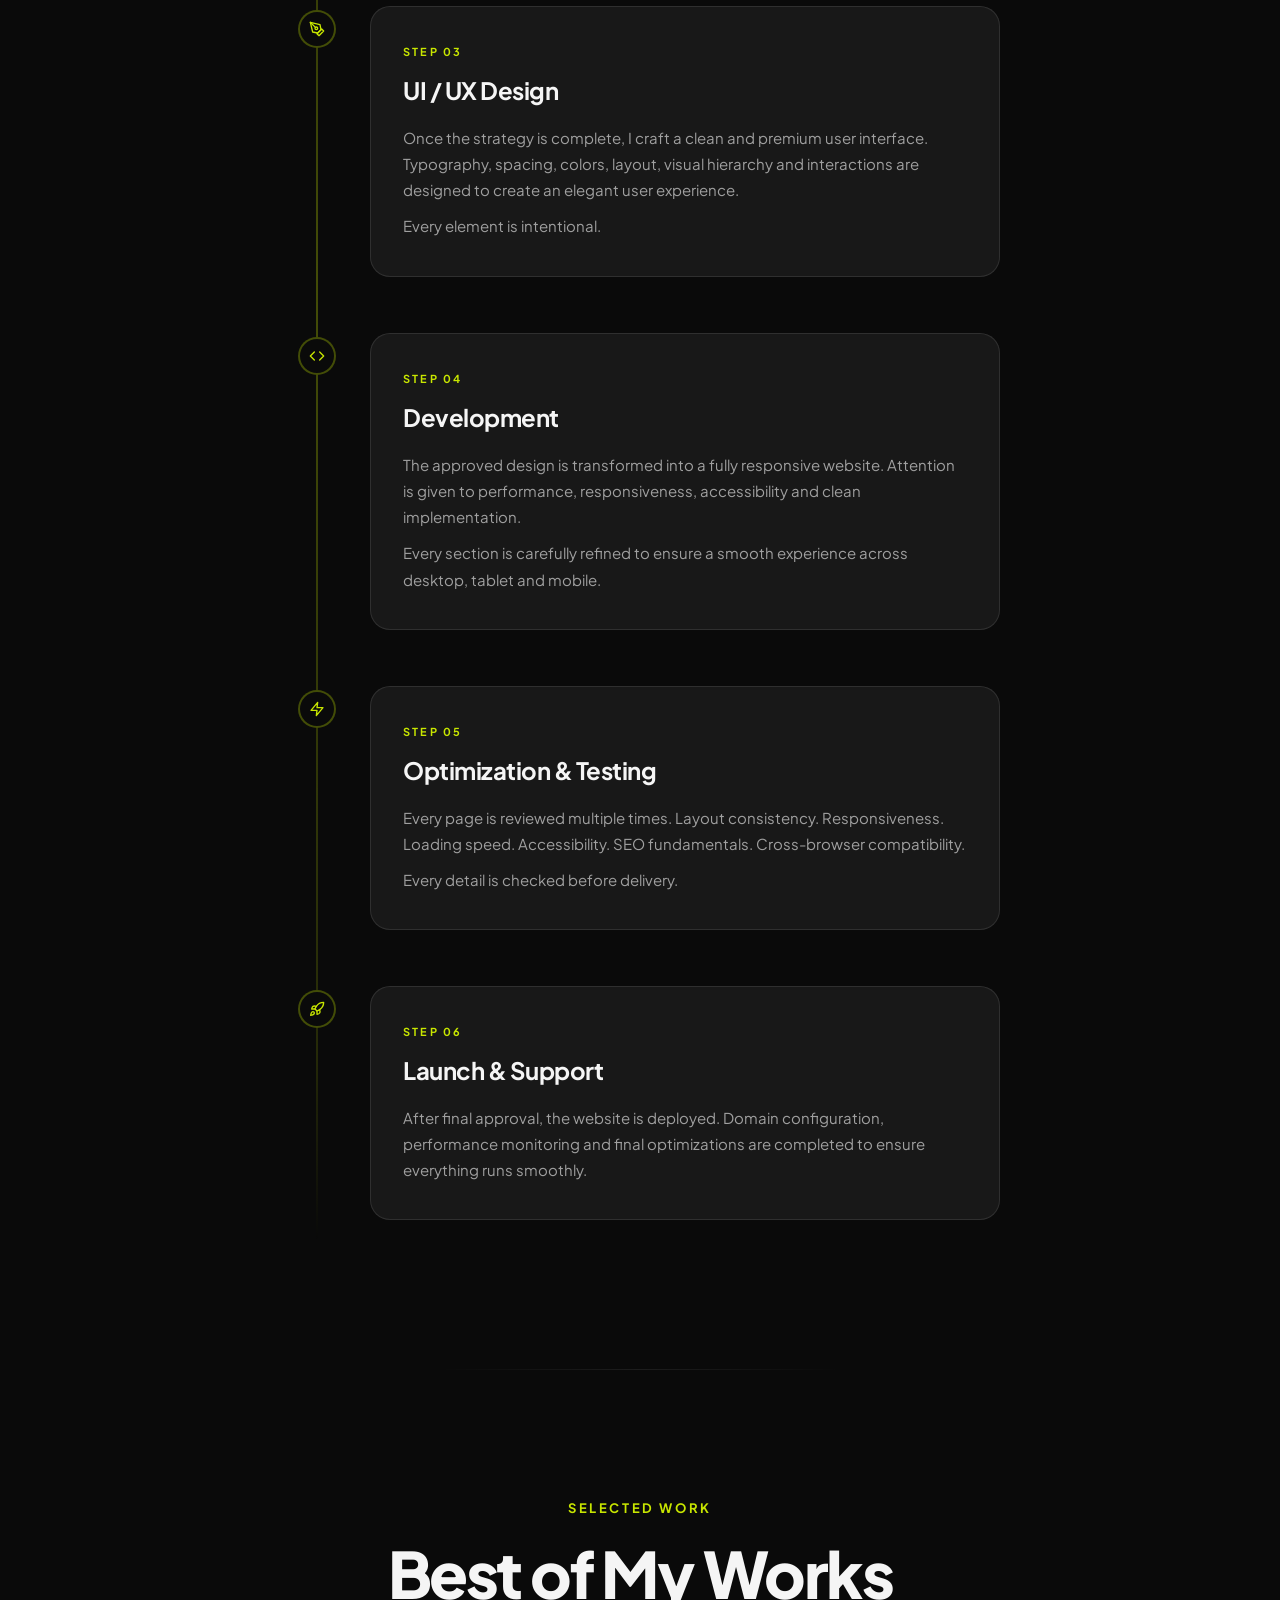
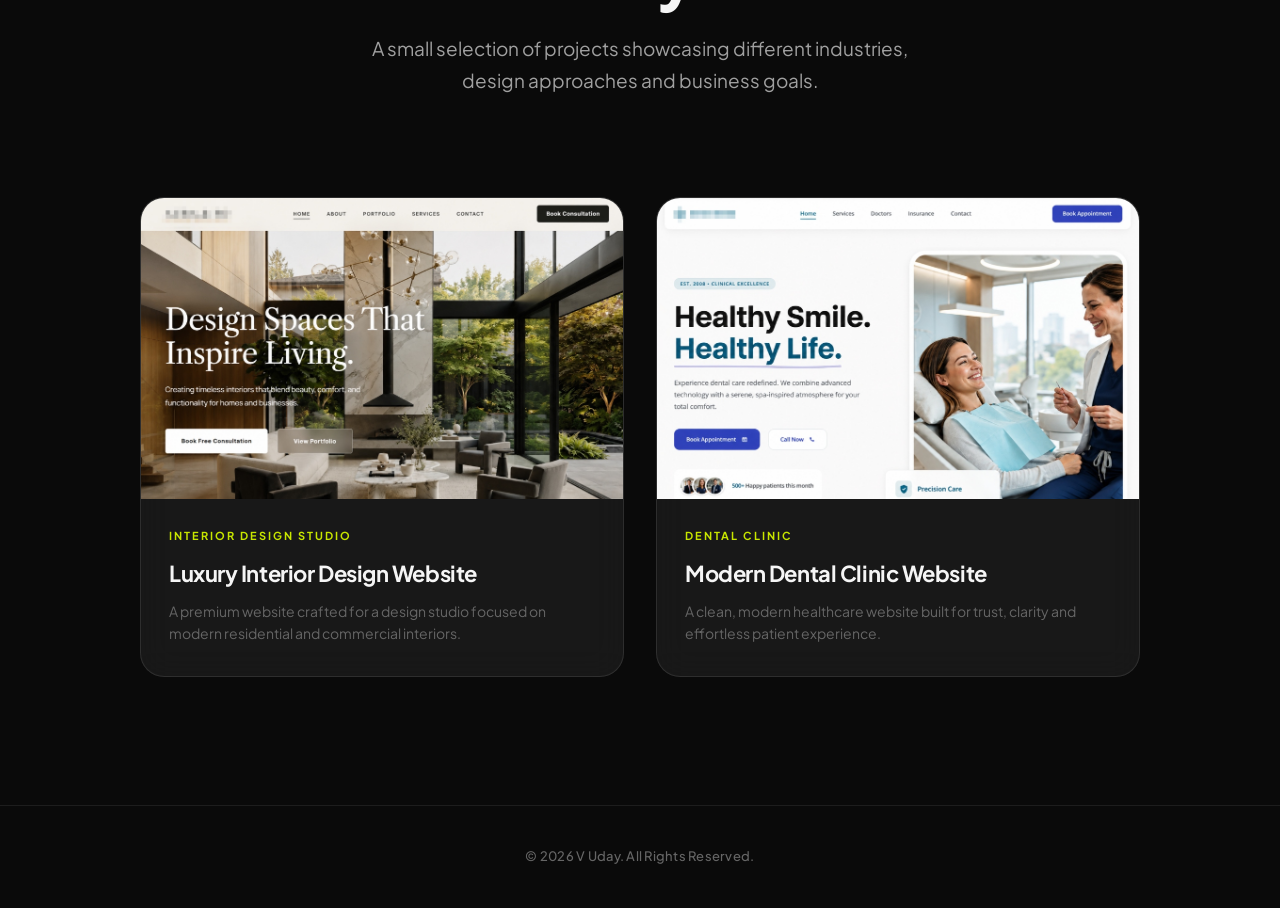
<file: works.html>
<!DOCTYPE html>
<html lang="en">
<head>
  <meta charset="UTF-8" />
  <meta name="viewport" content="width=device-width, initial-scale=1.0, maximum-scale=1.0, user-scalable=no" />
  <title>My Works — V Uday | Premium Web Design Case Studies</title>
  <meta name="description" content="Explore the premium websites designed and developed by V Uday. Case studies showcasing strategy, design process and results for businesses across industries." />
  <meta name="keywords" content="web design portfolio, case studies, premium websites, V Uday works, business website examples" />
  <meta name="author" content="V Uday" />
  <meta property="og:title" content="My Works — V Uday | Premium Web Design" />
  <meta property="og:description" content="Case studies showcasing premium websites designed for businesses across industries." />
  <meta property="og:type" content="website" />
  <meta name="twitter:card" content="summary_large_image" />
  <link rel="preconnect" href="https://fonts.googleapis.com" />
  <link rel="preconnect" href="https://fonts.gstatic.com" crossorigin />
  <link href="https://fonts.googleapis.com/css2?family=Plus+Jakarta+Sans:wght@300;400;500;600;700;800&display=swap" rel="stylesheet" />
  <link rel="stylesheet" href="works.css" />
</head>
<body>
  <div class="scroll-progress" id="scroll-progress"></div>
  <!-- Glowing Glassmorphic Background Shapes -->
  <div class="bg-shapes-container" aria-hidden="true">
    <div class="bg-shape bg-shape-1">
      <div class="glow-element glow-lime"></div>
    </div>
    <div class="bg-shape bg-shape-2">
      <div class="glow-element glow-indigo"></div>
    </div>
    <div class="bg-shape bg-shape-3">
      <div class="glow-element glow-cyan"></div>
    </div>
    <div class="bg-shape bg-shape-4">
      <div class="glow-element glow-orange"></div>
    </div>
  </div>
  <!-- ═══════════════════ NAVIGATION ═══════════════════ -->
  <nav class="w-navbar" id="w-navbar" role="navigation" aria-label="Main navigation">
    <div class="w-nav-container">
      <a href="./" class="w-nav-logo" aria-label="V Uday Home">V<span class="w-logo-dot">.</span>Uday</a>
      <button class="w-nav-toggle" id="w-nav-toggle" aria-label="Toggle navigation menu" aria-expanded="false">
        <span class="w-hamburger-line"></span>
        <span class="w-hamburger-line"></span>
        <span class="w-hamburger-line"></span>
      </button>
      <ul class="w-nav-links" id="w-nav-links" role="menubar">
        <li role="none"><a href="./" class="w-nav-link" role="menuitem">Home</a></li>
        <li role="none"><a href="works.html" class="w-nav-link active" role="menuitem">My Works</a></li>
        <li role="none"><a href="./#about" class="w-nav-link" role="menuitem">About</a></li>
        <li role="none"><a href="./#services" class="w-nav-link" role="menuitem">Services</a></li>
        <li role="none"><a href="./#contact" class="w-nav-link" role="menuitem">Contact</a></li>
        <li role="none"><a href="booking.html" class="w-nav-link w-nav-cta" role="menuitem">Book a Call</a></li>
      </ul>
    </div>
  </nav>

  <!-- ═══════════════════ PAGE HERO ═══════════════════ -->
  <header class="works-hero">
    <div class="w-container">
      <div class="works-hero-eyebrow" data-wreveal>Portfolio</div>
      <h1 class="works-hero-title" data-wreveal data-delay="100">
        My <span>Works</span>
      </h1>
    </div>
  </header>

  <!-- ═══════════════════ SECTION 1: MY PROCESS ═══════════════════ -->
  <section class="w-section" id="process">
    <div class="w-container">
      <div class="w-section-header">
        <div class="w-section-eyebrow" data-wreveal>How I Work</div>
        <h2 class="w-section-heading" data-wreveal data-delay="80">My Process</h2>
        <p class="w-section-sub" data-wreveal data-delay="160">
          Every successful website begins with strategy, not design.
          I follow a structured process to create websites that are visually premium, user-focused and built to convert visitors into customers.
        </p>
      </div>

      <div class="timeline">
        <!-- STEP 01 -->
        <div class="timeline-item" data-wreveal data-delay="0">
          <div class="timeline-node">
            <div class="timeline-node-icon">
              <svg width="16" height="16" viewBox="0 0 24 24" fill="none" stroke="currentColor" stroke-width="2" stroke-linecap="round" stroke-linejoin="round"><circle cx="11" cy="11" r="8"/><line x1="21" y1="21" x2="16.65" y2="16.65"/></svg>
            </div>
          </div>
          <div class="timeline-card">
            <span class="timeline-step-label">Step 01</span>
            <h3>Research &amp; Discovery</h3>
            <p>Every project starts with understanding the business. I study the company's services, target audience, competitors, customer behaviour and brand positioning.</p>
            <p>Before designing anything, I invest time understanding what makes the business different.</p>
          </div>
        </div>

        <!-- STEP 02 -->
        <div class="timeline-item" data-wreveal data-delay="80">
          <div class="timeline-node">
            <div class="timeline-node-icon">
              <svg width="16" height="16" viewBox="0 0 24 24" fill="none" stroke="currentColor" stroke-width="2" stroke-linecap="round" stroke-linejoin="round"><rect x="3" y="3" width="18" height="18" rx="2"/><line x1="3" y1="9" x2="21" y2="9"/><line x1="9" y1="21" x2="9" y2="9"/></svg>
            </div>
          </div>
          <div class="timeline-card">
            <span class="timeline-step-label">Step 02</span>
            <h3>Strategy &amp; Structure</h3>
            <p>After research, I create the website structure. I carefully plan the sitemap, navigation, content hierarchy and user journey to make every page intuitive and easy to navigate.</p>
          </div>
        </div>

        <!-- STEP 03 -->
        <div class="timeline-item" data-wreveal data-delay="160">
          <div class="timeline-node">
            <div class="timeline-node-icon">
              <svg width="16" height="16" viewBox="0 0 24 24" fill="none" stroke="currentColor" stroke-width="2" stroke-linecap="round" stroke-linejoin="round"><path d="M12 19l7-7 3 3-7 7-3-3z"/><path d="M18 13l-1.5-7.5L2 2l3.5 14.5L13 18l5-5z"/><path d="M2 2l7.586 7.586"/><circle cx="11" cy="11" r="2"/></svg>
            </div>
          </div>
          <div class="timeline-card">
            <span class="timeline-step-label">Step 03</span>
            <h3>UI / UX Design</h3>
            <p>Once the strategy is complete, I craft a clean and premium user interface. Typography, spacing, colors, layout, visual hierarchy and interactions are designed to create an elegant user experience.</p>
            <p>Every element is intentional.</p>
          </div>
        </div>

        <!-- STEP 04 -->
        <div class="timeline-item" data-wreveal data-delay="240">
          <div class="timeline-node">
            <div class="timeline-node-icon">
              <svg width="16" height="16" viewBox="0 0 24 24" fill="none" stroke="currentColor" stroke-width="2" stroke-linecap="round" stroke-linejoin="round"><polyline points="16 18 22 12 16 6"/><polyline points="8 6 2 12 8 18"/></svg>
            </div>
          </div>
          <div class="timeline-card">
            <span class="timeline-step-label">Step 04</span>
            <h3>Development</h3>
            <p>The approved design is transformed into a fully responsive website. Attention is given to performance, responsiveness, accessibility and clean implementation.</p>
            <p>Every section is carefully refined to ensure a smooth experience across desktop, tablet and mobile.</p>
          </div>
        </div>

        <!-- STEP 05 -->
        <div class="timeline-item" data-wreveal data-delay="320">
          <div class="timeline-node">
            <div class="timeline-node-icon">
              <svg width="16" height="16" viewBox="0 0 24 24" fill="none" stroke="currentColor" stroke-width="2" stroke-linecap="round" stroke-linejoin="round"><polygon points="13 2 3 14 12 14 11 22 21 10 12 10 13 2"/></svg>
            </div>
          </div>
          <div class="timeline-card">
            <span class="timeline-step-label">Step 05</span>
            <h3>Optimization &amp; Testing</h3>
            <p>Every page is reviewed multiple times. Layout consistency. Responsiveness. Loading speed. Accessibility. SEO fundamentals. Cross-browser compatibility.</p>
            <p>Every detail is checked before delivery.</p>
          </div>
        </div>

        <!-- STEP 06 -->
        <div class="timeline-item" data-wreveal data-delay="400">
          <div class="timeline-node">
            <div class="timeline-node-icon">
              <svg width="16" height="16" viewBox="0 0 24 24" fill="none" stroke="currentColor" stroke-width="2" stroke-linecap="round" stroke-linejoin="round"><path d="M4.5 16.5c-1.5 1.26-2 5-2 5s3.74-.5 5-2c.71-.84.7-2.13-.09-2.91a2.18 2.18 0 0 0-2.91-.09z"/><path d="M12 15l-3-3a22 22 0 0 1 2-3.95A12.88 12.88 0 0 1 22 2c0 2.72-.78 7.5-6 11a22.35 22.35 0 0 1-4 2z"/><path d="M9 12H4s.55-3.03 2-4c1.62-1.08 5 0 5 0"/><path d="M12 15v5s3.03-.55 4-2c1.08-1.62 0-5 0-5"/></svg>
            </div>
          </div>
          <div class="timeline-card">
            <span class="timeline-step-label">Step 06</span>
            <h3>Launch &amp; Support</h3>
            <p>After final approval, the website is deployed. Domain configuration, performance monitoring and final optimizations are completed to ensure everything runs smoothly.</p>
          </div>
        </div>
      </div>
    </div>
  </section>

  <!-- ═══════════════════ DIVIDER ═══════════════════ -->
  <div class="w-divider"></div>

  <!-- ═══════════════════ SECTION 2: BEST OF MY WORKS ═══════════════════ -->
  <section class="w-section" id="projects">
    <div class="w-container">
      <div class="w-section-header">
        <div class="w-section-eyebrow" data-wreveal>Selected Work</div>
        <h2 class="w-section-heading" data-wreveal data-delay="80">Best of My Works</h2>
        <p class="w-section-sub" data-wreveal data-delay="160">
          A small selection of projects showcasing different industries, design approaches and business goals.
        </p>
      </div>

      <div class="projects-grid">
        <!-- PROJECT 1: Interior Design -->
        <div class="project-card" data-wreveal data-delay="0" data-project="interior" id="project-interior-card">
          <div class="project-card-image">
            <img src="project-interior.jpg" alt="Luxury Interior Design Studio Website" loading="lazy" />
            <div class="project-card-overlay">
              <span class="project-card-view">
                View Case Study
                <svg width="14" height="14" viewBox="0 0 24 24" fill="none" stroke="currentColor" stroke-width="2.5" stroke-linecap="round" stroke-linejoin="round"><line x1="5" y1="12" x2="19" y2="12"/><polyline points="12 5 19 12 12 19"/></svg>
              </span>
            </div>
          </div>
          <div class="project-card-body">
            <span class="project-card-category">Interior Design Studio</span>
            <h3 class="project-card-title">Luxury Interior Design Website</h3>
            <p class="project-card-desc">A premium website crafted for a design studio focused on modern residential and commercial interiors.</p>
          </div>
        </div>

        <!-- PROJECT 2: Dental Clinic -->
        <div class="project-card" data-wreveal data-delay="120" data-project="dental" id="project-dental-card">
          <div class="project-card-image">
            <img src="project-dental.jpg" alt="Modern Dental Clinic Website" loading="lazy" />
            <div class="project-card-overlay">
              <span class="project-card-view">
                View Case Study
                <svg width="14" height="14" viewBox="0 0 24 24" fill="none" stroke="currentColor" stroke-width="2.5" stroke-linecap="round" stroke-linejoin="round"><line x1="5" y1="12" x2="19" y2="12"/><polyline points="12 5 19 12 12 19"/></svg>
              </span>
            </div>
          </div>
          <div class="project-card-body">
            <span class="project-card-category">Dental Clinic</span>
            <h3 class="project-card-title">Modern Dental Clinic Website</h3>
            <p class="project-card-desc">A clean, modern healthcare website built for trust, clarity and effortless patient experience.</p>
          </div>
        </div>
      </div>
    </div>
  </section>

  <!-- ═══════════════════ PROJECT MODALS ═══════════════════ -->

  <!-- Modal: Interior Design -->
  <div class="modal-backdrop" id="modal-interior" role="dialog" aria-modal="true" aria-labelledby="modal-interior-title">
    <div class="modal-content">
      <button class="modal-close" aria-label="Close modal">
        <svg width="18" height="18" viewBox="0 0 24 24" fill="none" stroke="currentColor" stroke-width="2" stroke-linecap="round" stroke-linejoin="round"><line x1="18" y1="6" x2="6" y2="18"/><line x1="6" y1="6" x2="18" y2="18"/></svg>
      </button>
      <div class="modal-image">
        <img src="project-interior.jpg" alt="Interior Design Studio Website Screenshot" />
      </div>
      <div class="modal-body">
        <span class="modal-category">Interior Design Studio</span>
        <h2 class="modal-title" id="modal-interior-title">Luxury Interior Design Website</h2>
        <div class="modal-description">
          <p>Designed a premium website for an interior design studio focused on modern residential and commercial projects.</p>
          <p>The process began with researching the client's market, analysing competitors and understanding the expectations of premium customers.</p>
          <p>The visual language uses elegant typography, warm neutral colours, generous white space and a sophisticated editorial layout to reflect luxury, craftsmanship and trust.</p>
        </div>
        <h4 class="modal-highlights-title">Key Highlights</h4>
        <div class="modal-highlights">
          <div class="modal-highlight-item"><span class="modal-highlight-check">✔</span> Competitor Research</div>
          <div class="modal-highlight-item"><span class="modal-highlight-check">✔</span> Brand Positioning</div>
          <div class="modal-highlight-item"><span class="modal-highlight-check">✔</span> Premium UI Design</div>
          <div class="modal-highlight-item"><span class="modal-highlight-check">✔</span> Responsive Layout</div>
          <div class="modal-highlight-item"><span class="modal-highlight-check">✔</span> Smooth User Experience</div>
          <div class="modal-highlight-item"><span class="modal-highlight-check">✔</span> Consultation Booking</div>
        </div>
      </div>
    </div>
  </div>

  <!-- Modal: Dental Clinic -->
  <div class="modal-backdrop" id="modal-dental" role="dialog" aria-modal="true" aria-labelledby="modal-dental-title">
    <div class="modal-content">
      <button class="modal-close" aria-label="Close modal">
        <svg width="18" height="18" viewBox="0 0 24 24" fill="none" stroke="currentColor" stroke-width="2" stroke-linecap="round" stroke-linejoin="round"><line x1="18" y1="6" x2="6" y2="18"/><line x1="6" y1="6" x2="18" y2="18"/></svg>
      </button>
      <div class="modal-image">
        <img src="project-dental.jpg" alt="Dental Clinic Website Screenshot" />
      </div>
      <div class="modal-body">
        <span class="modal-category">Dental Clinic</span>
        <h2 class="modal-title" id="modal-dental-title">Modern Dental Clinic Website</h2>
        <div class="modal-description">
          <p>Designed a modern healthcare website focused on trust, clarity and patient experience.</p>
          <p>The design process included competitor analysis, healthcare UX research and creating an approachable visual identity.</p>
          <p>The interface uses clean layouts, soft colours, clear typography and intuitive navigation to make appointment booking effortless.</p>
        </div>
        <h4 class="modal-highlights-title">Key Highlights</h4>
        <div class="modal-highlights">
          <div class="modal-highlight-item"><span class="modal-highlight-check">✔</span> Healthcare Research</div>
          <div class="modal-highlight-item"><span class="modal-highlight-check">✔</span> Patient-focused UX</div>
          <div class="modal-highlight-item"><span class="modal-highlight-check">✔</span> Appointment Booking</div>
          <div class="modal-highlight-item"><span class="modal-highlight-check">✔</span> Mobile Responsive</div>
          <div class="modal-highlight-item"><span class="modal-highlight-check">✔</span> Fast Performance</div>
          <div class="modal-highlight-item"><span class="modal-highlight-check">✔</span> Accessibility</div>
        </div>
      </div>
    </div>
  </div>

  <!-- ═══════════════════ FOOTER ═══════════════════ -->
  <footer class="w-footer" id="w-footer">
    <div class="w-container">
      <p class="w-footer-text">&copy; 2026 V Uday. All Rights Reserved.</p>
    </div>
  </footer>

  <script src="works.js"></script>
</body>
</html>
</file>
<file: style.css>
/* ═══════════════════════════════════════════════════════════
   V UDAY — PREMIUM PORTFOLIO
   Clean White + Lemon Green — Redesigned
   ═══════════════════════════════════════════════════════════ */

/* ─── TOKENS ─── */
:root {
  --white: #ffffff;
  --off-white: #f6f6f4;
  --light: #eeeeea;
  --dark: #0e0e0e;
  --dark-card: #181818;
  --dark-border: #2a2a2a;
  --text: #111111;
  --text-2: #555555;
  --text-3: #888888;
  --text-inv: #f5f5f5;
  --text-inv-2: #aaaaaa;
  --accent: #c8e600;
  --accent-hover: #b5cf00;
  --accent-dark: #9ab300;
  --accent-muted: #e8f5a0;
  --accent-tint: #f5f8e2;
  --border: #e5e5e0;
  --border-hover: #d0d0c8;
  --font: 'Plus Jakarta Sans', system-ui, -apple-system, 'Segoe UI', Helvetica, Arial, sans-serif;
  --ease: cubic-bezier(0.4, 0, 0.2, 1);
  --ease-out: cubic-bezier(0.0, 0, 0.2, 1);
  --ease-spring: cubic-bezier(0.34, 1.56, 0.64, 1);
}

/* ─── RESET ─── */
*, *::before, *::after {
  margin: 0;
  padding: 0;
  box-sizing: border-box;
  -webkit-user-select: none;
  -moz-user-select: none;
  -ms-user-select: none;
  user-select: none;
  -webkit-touch-callout: none;
  -webkit-tap-highlight-color: transparent;
}

html {
  scroll-behavior: smooth;
  scroll-padding-top: 80px;
  -webkit-font-smoothing: antialiased;
  -moz-osx-font-smoothing: grayscale;
  overflow-x: hidden;
  max-width: 100%;
  width: 100%;
  -webkit-text-size-adjust: 100%;
  -webkit-overflow-scrolling: touch;
}

body {
  font-family: var(--font);
  font-size: 16px;
  color: var(--text);
  background: var(--white);
  line-height: 1.65;
  overflow-x: hidden;
  max-width: 100%;
  width: 100%;
  position: relative;
  -webkit-overflow-scrolling: touch;
}

a { color: inherit; text-decoration: none; }
img {
  max-width: 100%;
  display: block;
  -webkit-user-drag: none;
  -khtml-user-drag: none;
  -moz-user-drag: none;
  -o-user-drag: none;
  user-drag: none;
  pointer-events: none;
}
button, input, select, textarea, form, .form-input, .booking-form, [contenteditable="true"] {
  border: none;
  background: none;
  font: inherit;
  color: inherit;
  cursor: pointer;
  -webkit-user-select: text;
  -moz-user-select: text;
  -ms-user-select: text;
  user-select: text;
}
ul { list-style: none; }

::selection {
  background: rgba(200, 230, 0, 0.3);
}

/* ─── LAYOUT ─── */
.container {
  width: 100%;
  max-width: 1100px;
  margin: 0 auto;
  padding: 0 clamp(20px, 5vw, 48px);
}

.section {
  padding: clamp(80px, 10vw, 140px) 0;
  position: relative;
}

.section--white { background: transparent; }
.section--light { background: transparent; }
.section--dark  { background: var(--dark); }
.section--accent { background: var(--accent); }

/* ─── SECTION HEADERS ─── */
.section-eyebrow {
  font-size: 13px;
  font-weight: 700;
  letter-spacing: 0.18em;
  text-transform: uppercase;
  color: var(--accent-dark);
  margin-bottom: 16px;
  text-align: center;
}

.section-eyebrow--dark {
  color: var(--accent);
}

.section-heading {
  font-size: clamp(32px, 4vw, 48px);
  font-weight: 800;
  letter-spacing: -0.035em;
  line-height: 1.1;
  text-align: center;
  margin-bottom: 20px;
  color: var(--text);
}

.section-heading--light {
  color: var(--text-inv);
}

.section-sub {
  text-align: center;
  color: var(--text-2);
  font-size: 17px;
  max-width: 440px;
  margin: 0 auto 48px;
}

.text-accent { color: var(--accent-dark); }

/* ═══════════════════════════════════════════════════════════
   NAVBAR
   ═══════════════════════════════════════════════════════════ */
.navbar {
  position: fixed;
  top: 0; left: 0; width: 100%;
  z-index: 1000;
  padding: 16px 0;
  background: rgba(255, 255, 255, 0.72);
  backdrop-filter: blur(20px) saturate(180%);
  -webkit-backdrop-filter: blur(20px) saturate(180%);
  border-bottom: 1px solid rgba(0, 0, 0, 0.05);
  box-shadow: 0 4px 30px rgba(0, 0, 0, 0.02);
  transition: all 0.3s var(--ease);
}

.navbar.scrolled {
  padding: 10px 0;
  background: rgba(255, 255, 255, 0.85);
  box-shadow: 0 10px 30px rgba(0, 0, 0, 0.05);
}

.nav-container {
  max-width: 1100px;
  margin: 0 auto;
  padding: 0 clamp(20px, 5vw, 48px);
  display: flex;
  align-items: center;
  justify-content: space-between;
}

.nav-logo {
  font-size: 22px;
  font-weight: 800;
  letter-spacing: -0.04em;
  position: relative;
  z-index: 1000001;
}

.logo-dot { color: var(--accent-dark); }

.nav-links {
  display: flex;
  align-items: center;
  gap: 36px;
}

.nav-link {
  font-size: 14px;
  font-weight: 500;
  color: var(--text-2);
  transition: color 0.25s var(--ease);
  position: relative;
}

.nav-link::after {
  content: '';
  position: absolute;
  bottom: -3px; left: 0;
  width: 0; height: 2px;
  background: var(--accent-dark);
  border-radius: 1px;
  transition: width 0.3s var(--ease);
}

.nav-link:hover,
.nav-link.active { color: var(--text); }
.nav-link:hover::after,
.nav-link.active::after { width: 100%; }

.nav-cta {
  padding: 9px 22px;
  border-radius: 100px;
  background: var(--dark);
  color: var(--text-inv) !important;
  font-weight: 600;
  font-size: 13px;
  letter-spacing: 0.01em;
  transition: all 0.3s var(--ease);
}

.nav-cta::after { display: none; }
.nav-cta:hover {
  background: var(--accent-dark);
  color: var(--dark) !important;
  transform: translateY(-1px);
}

.nav-toggle {
  display: none;
  flex-direction: column;
  gap: 5px;
  z-index: 1000000;
}

.hamburger-line {
  width: 22px; height: 2px;
  background: var(--text);
  border-radius: 2px;
  transition: all 0.3s var(--ease);
  transform-origin: center;
}

.nav-toggle.active .hamburger-line:nth-child(1) { transform: translateY(7px) rotate(45deg); }
.nav-toggle.active .hamburger-line:nth-child(2) { opacity: 0; }
.nav-toggle.active .hamburger-line:nth-child(3) { transform: translateY(-7px) rotate(-45deg); }

/* ═══════════════════════════════════════════════════════════
   HERO
   ═══════════════════════════════════════════════════════════ */
.hero {
  min-height: 100vh;
  display: flex;
  align-items: center;
  justify-content: center;
  position: relative;
  overflow: hidden;
  padding: 140px 0 100px;
  background: var(--white);
}

.hero-bg {
  position: absolute;
  inset: 0;
  pointer-events: none;
}

.hero-glow {
  position: absolute;
  width: 700px; height: 700px;
  border-radius: 50%;
  background: radial-gradient(circle, rgba(200, 230, 0, 0.12) 0%, transparent 65%);
  top: 50%; left: 50%;
  transform: translate(-50%, -55%);
  animation: heroGlow 10s ease-in-out infinite alternate;
}

.hero-grain {
  position: absolute;
  inset: 0;
  opacity: 0.3;
  background-image: url("data:image/svg+xml,%3Csvg viewBox='0 0 256 256' xmlns='http://www.w3.org/2000/svg'%3E%3Cfilter id='noise'%3E%3CfeTurbulence type='fractalNoise' baseFrequency='0.9' numOctaves='4' stitchTiles='stitch'/%3E%3C/filter%3E%3Crect width='100%25' height='100%25' filter='url(%23noise)' opacity='0.04'/%3E%3C/svg%3E");
  background-size: 200px;
}

.hero-content {
  position: relative;
  z-index: 1;
  text-align: center;
  max-width: 780px;
}

.hero-badge {
  display: inline-flex;
  align-items: center;
  gap: 8px;
  padding: 7px 16px;
  border-radius: 100px;
  background: var(--accent-tint);
  font-size: 12px;
  font-weight: 700;
  color: var(--accent-dark);
  letter-spacing: 0.04em;
  text-transform: uppercase;
  margin-bottom: 36px;
}

.badge-dot {
  width: 7px; height: 7px;
  background: var(--accent-dark);
  border-radius: 50%;
  animation: pulse-dot 2s ease-in-out infinite;
}

.hero-title {
  font-size: clamp(42px, 6.5vw, 80px);
  font-weight: 800;
  line-height: 1.04;
  letter-spacing: -0.045em;
  margin-bottom: 20px;
  color: var(--text);
}

.hero-title-accent {
  color: var(--accent-dark);
}

.hero-subtitle {
  font-size: 13px;
  font-weight: 600;
  text-transform: uppercase;
  letter-spacing: 0.15em;
  color: var(--text-3);
  margin-top: 12px;
  margin-bottom: 28px;
}

.hero-subtitle strong {
  color: var(--text-2);
  font-weight: 700;
}

.heart-icon-inline {
  display: inline-block;
  width: 14px;
  height: 14px;
  vertical-align: middle;
  margin: 0 8px;
  position: relative;
  top: -2px;
}

.hero-description {
  font-size: 16px;
  color: var(--text-3);
  max-width: 540px;
  margin: 0 auto 36px;
  line-height: 1.75;
}

/* Hero Badges Row */
.hero-badges {
  display: flex;
  align-items: center;
  justify-content: center;
  flex-wrap: wrap;
  gap: 8px;
  margin-bottom: 44px;
}

.h-badge {
  font-size: 13px;
  font-weight: 500;
  color: var(--text-2);
}

.h-badge strong {
  color: var(--text);
  font-weight: 800;
}

.h-badge-sep {
  width: 4px; height: 4px;
  background: var(--border);
  border-radius: 50%;
  flex-shrink: 0;
}

/* Hero Actions */
.hero-actions {
  display: flex;
  gap: 12px;
  justify-content: center;
  flex-wrap: wrap;
}

/* ═══════════════════════════════════════════════════════════
   BUTTONS
   ═══════════════════════════════════════════════════════════ */
.btn {
  display: inline-flex;
  align-items: center;
  justify-content: center;
  gap: 8px;
  padding: 13px 28px;
  border-radius: 100px;
  font-size: 14px;
  font-weight: 600;
  letter-spacing: 0.005em;
  transition: all 0.3s var(--ease);
  cursor: pointer;
  white-space: nowrap;
}

.btn svg {
  transition: transform 0.3s var(--ease);
  flex-shrink: 0;
}

.btn:hover svg { transform: translateX(3px); }

.btn-primary {
  background: var(--accent);
  color: var(--dark);
}

.btn-primary:hover {
  background: var(--accent-hover);
  box-shadow: 0 6px 24px rgba(200, 230, 0, 0.3);
  transform: translateY(-2px);
}

.btn-dark {
  background: var(--dark);
  color: var(--text-inv);
}

.btn-dark:hover {
  background: #222;
  box-shadow: 0 8px 28px rgba(0, 0, 0, 0.18);
  transform: translateY(-2px);
}

.btn-ghost {
  background: transparent;
  color: var(--text);
  border: 1.5px solid var(--border);
}

.btn-ghost:hover {
  border-color: var(--text);
  background: var(--off-white);
  transform: translateY(-2px);
}

.btn-lg {
  padding: 16px 36px;
  font-size: 15px;
}

.btn-full { width: 100%; }

/* Scroll Cue */
.scroll-cue {
  position: absolute;
  bottom: 36px;
  left: 50%;
  transform: translateX(-50%);
}

.scroll-cue-line {
  width: 1px; height: 44px;
  background: linear-gradient(to bottom, var(--accent-dark), transparent);
  animation: scrollPulse 2.2s ease-in-out infinite;
}

/* ═══════════════════════════════════════════════════════════
   ABOUT
   ═══════════════════════════════════════════════════════════ */
.about-grid {
  display: grid;
  grid-template-columns: 1fr 1fr;
  gap: 60px;
  align-items: start;
}

.about-heading {
  font-size: clamp(26px, 3vw, 36px);
  font-weight: 800;
  letter-spacing: -0.03em;
  line-height: 1.2;
  margin-bottom: 24px;
  color: var(--text);
}

.about-body {
  font-size: 16px;
  color: var(--text-2);
  line-height: 1.8;
  margin-bottom: 16px;
}

.about-cards {
  display: flex;
  flex-direction: column;
  gap: 14px;
}

.about-card {
  padding: 24px 28px;
  border-radius: 14px;
  background: rgba(255, 255, 255, 0.72);
  backdrop-filter: blur(20px) saturate(180%);
  -webkit-backdrop-filter: blur(20px) saturate(180%);
  border: 1px solid var(--border);
  display: flex;
  align-items: flex-start;
  gap: 18px;
  transition: all 0.35s var(--ease);
}

.about-card:hover {
  border-color: var(--accent-dark);
  box-shadow: 0 8px 28px rgba(0, 0, 0, 0.05);
  transform: translateY(-3px);
}

.about-card-icon {
  flex-shrink: 0;
  width: 44px; height: 44px;
  border-radius: 10px;
  background: var(--accent-tint);
  color: var(--accent-dark);
  display: flex;
  align-items: center;
  justify-content: center;
  transition: all 0.35s var(--ease);
}

.about-card:hover .about-card-icon {
  background: var(--accent);
  color: var(--dark);
}

.about-card h3 {
  font-size: 15px;
  font-weight: 700;
  margin-bottom: 3px;
}

.about-card p {
  font-size: 14px;
  color: var(--text-3);
  line-height: 1.5;
}

/* ═══════════════════════════════════════════════════════════
   SERVICES
   ═══════════════════════════════════════════════════════════ */
.services-grid {
  display: grid;
  grid-template-columns: repeat(3, 1fr);
  gap: 16px;
  margin-top: 8px;
}

.service-card {
  padding: 40px 32px;
  border-radius: 20px;
  border: 1px solid var(--border);
  background: rgba(255, 255, 255, 0.55);
  backdrop-filter: blur(24px) saturate(130%);
  -webkit-backdrop-filter: blur(24px) saturate(130%);
  box-shadow: 0 12px 36px rgba(0, 0, 0, 0.03),
              inset 0 1px 0 rgba(255, 255, 255, 0.5);
  position: relative;
  transition: all 0.4s var(--ease);
  overflow: hidden;
  display: flex;
  flex-direction: column;
}

.service-card::before {
  content: '';
  position: absolute;
  top: 0; left: 0; right: 0;
  height: 3px;
  background: var(--accent);
  transform: scaleX(0);
  transform-origin: left;
  transition: transform 0.4s var(--ease);
}

.service-card::after {
  content: '→';
  position: absolute;
  bottom: 24px;
  right: 28px;
  font-size: 18px;
  font-weight: 700;
  color: var(--accent-dark);
  opacity: 0;
  transform: translateX(-8px);
  transition: all 0.35s var(--ease);
}

.service-card:hover {
  border-color: var(--border-hover);
  transform: translateY(-8px);
  box-shadow: 0 24px 60px rgba(0, 0, 0, 0.06),
              inset 0 1px 0 rgba(255, 255, 255, 0.4);
}

.service-card:hover::before { transform: scaleX(1); }
.service-card:hover::after {
  opacity: 1;
  transform: translateX(0);
}

.service-card-header {
  display: flex;
  justify-content: space-between;
  align-items: center;
  margin-bottom: 28px;
  width: 100%;
}

.service-num {
  font-size: 11px;
  font-weight: 700;
  font-family: monospace;
  color: var(--text-2);
  letter-spacing: 0.1em;
  background: rgba(0, 0, 0, 0.04);
  padding: 4px 10px;
  border-radius: 20px;
  display: inline-block;
  line-height: 1;
}

.service-icon-wrap {
  width: 44px; height: 44px;
  border-radius: 12px;
  background: var(--accent-tint);
  color: var(--accent-dark);
  display: flex;
  align-items: center;
  justify-content: center;
  transition: all 0.35s var(--ease);
}

.service-card:hover .service-icon-wrap {
  background: var(--accent);
  color: var(--dark);
  transform: scale(1.08);
}

.service-card h3 {
  font-size: 19px;
  font-weight: 700;
  margin-bottom: 10px;
  color: var(--dark);
  letter-spacing: -0.015em;
}

.service-card p {
  font-size: 14.5px;
  color: var(--text-2);
  line-height: 1.65;
  font-weight: 450;
  margin: 0;
  padding-right: 12px; /* Give room for hover arrow */
}

/* ═══════════════════════════════════════════════════════════
   WHY CHOOSE ME — DARK
   ═══════════════════════════════════════════════════════════ */
.features-grid {
  display: grid;
  grid-template-columns: repeat(3, 1fr);
  gap: 16px;
  margin-top: 8px;
}

.feature-card {
  padding: 36px 30px;
  border-radius: 16px;
  background: var(--dark-card);
  border: 1px solid var(--dark-border);
  text-align: center;
  transition: all 0.4s var(--ease);
}

.feature-card:hover {
  border-color: var(--accent);
  transform: translateY(-6px);
  box-shadow: 0 12px 40px rgba(200, 230, 0, 0.08);
}

.feature-icon {
  width: 56px; height: 56px;
  border-radius: 14px;
  background: rgba(200, 230, 0, 0.08);
  color: var(--accent);
  display: flex;
  align-items: center;
  justify-content: center;
  margin: 0 auto 20px;
  transition: all 0.35s var(--ease);
}

.feature-card:hover .feature-icon {
  background: var(--accent);
  color: var(--dark);
  transform: scale(1.1);
}

.feature-card h3 {
  color: var(--text-inv);
  font-size: 17px;
  font-weight: 700;
  margin-bottom: 8px;
}

.feature-card p {
  font-size: 14px;
  color: var(--text-inv-2);
  line-height: 1.6;
}

/* ═══════════════════════════════════════════════════════════
   STATS — ACCENT BG
   ═══════════════════════════════════════════════════════════ */
.section--accent {
  padding: clamp(50px, 7vw, 80px) 0;
}

.stats-grid {
  display: grid;
  grid-template-columns: repeat(4, 1fr);
  gap: 24px;
  text-align: center;
}

.stat-item { position: relative; }

.stat-item::after {
  content: '';
  position: absolute;
  right: 0; top: 50%;
  transform: translateY(-50%);
  width: 1px; height: 48px;
  background: rgba(0, 0, 0, 0.1);
}

.stat-item:last-child::after { display: none; }

.stat-value,
.stat-value-text {
  font-size: clamp(36px, 5vw, 52px);
  font-weight: 800;
  letter-spacing: -0.04em;
  color: var(--dark);
  display: inline;
  line-height: 1;
}

.stat-suffix {
  font-size: clamp(24px, 3vw, 36px);
  font-weight: 800;
  color: var(--dark);
  letter-spacing: -0.03em;
}

.stat-label {
  display: block;
  font-size: 13px;
  font-weight: 600;
  color: rgba(0, 0, 0, 0.5);
  margin-top: 6px;
  text-transform: uppercase;
  letter-spacing: 0.06em;
}

/* ═══════════════════════════════════════════════════════════
   CTA
   ═══════════════════════════════════════════════════════════ */
.cta-section { text-align: center; }

.cta-wrapper {
  max-width: 640px;
  margin: 0 auto;
}

.cta-heading {
  font-size: clamp(30px, 4vw, 44px);
  font-weight: 800;
  letter-spacing: -0.035em;
  line-height: 1.15;
  margin-bottom: 20px;
}

.cta-body {
  font-size: 17px;
  color: var(--text-2);
  margin-bottom: 36px;
  line-height: 1.7;
}

/* ═══════════════════════════════════════════════════════════
   BOOKING
   ═══════════════════════════════════════════════════════════ */
.booking-card {
  max-width: 920px;
  margin: 0 auto;
  padding: 44px;
  border-radius: 20px;
  background: var(--white);
  border: 1px solid var(--border);
  box-shadow: 0 12px 40px rgba(0, 0, 0, 0.05);
}

/* ─── BOOKING GRID LAYOUT ─── */
.booking-grid-layout {
  display: grid;
  grid-template-columns: 1.2fr 1fr;
  gap: 32px;
  align-items: start;
}

.booking-selector-panel {
  display: flex;
  flex-direction: column;
  gap: 28px;
}

.selector-section {
  display: flex;
  flex-direction: column;
}

.booking-details-panel {
  display: flex;
  flex-direction: column;
  gap: 16px;
  border-left: 1px solid var(--border);
  padding-left: 32px;
}

/* ─── CUSTOM CALENDAR ─── */
.calendar-container {
  background: var(--off-white);
  border: 1px solid var(--border);
  border-radius: 12px;
  padding: 16px;
  margin-top: 8px;
  transition: all 0.3s var(--ease);
}

.calendar-container:focus-within {
  border-color: var(--accent-dark);
  box-shadow: 0 0 0 3px rgba(200, 230, 0, 0.15);
}

.calendar-header {
  display: flex;
  justify-content: space-between;
  align-items: center;
  margin-bottom: 16px;
  padding: 0 4px;
}

.calendar-month-year {
  font-size: 15px;
  font-weight: 700;
  color: var(--text);
}

.calendar-nav-btn {
  width: 32px;
  height: 32px;
  display: flex;
  align-items: center;
  justify-content: center;
  border-radius: 50%;
  border: 1px solid var(--border);
  background: var(--white);
  color: var(--text);
  transition: all 0.25s var(--ease);
}

.calendar-nav-btn:hover {
  background: var(--accent-tint);
  border-color: var(--accent-dark);
  color: var(--accent-dark);
  transform: scale(1.05);
}

.calendar-weekdays {
  display: grid;
  grid-template-columns: repeat(7, 1fr);
  text-align: center;
  font-size: 11px;
  font-weight: 700;
  text-transform: uppercase;
  color: var(--text-3);
  margin-bottom: 8px;
}

.calendar-days {
  display: grid;
  grid-template-columns: repeat(7, 1fr);
  gap: 6px;
}

.calendar-day {
  aspect-ratio: 1;
  display: flex;
  align-items: center;
  justify-content: center;
  font-size: 13px;
  font-weight: 600;
  border-radius: 8px;
  background: transparent;
  color: var(--text);
  transition: all 0.2s var(--ease);
  border: none;
  cursor: pointer;
}

.calendar-day:hover:not(.disabled):not(.selected) {
  background: var(--light);
  color: var(--text);
}

.calendar-day.today {
  border: 1.5px solid var(--accent-dark);
}

.calendar-day.selected {
  background: var(--accent-dark);
  color: var(--dark) !important;
  font-weight: 700;
}

.calendar-day.disabled {
  color: var(--text-3);
  opacity: 0.25;
  pointer-events: none;
  cursor: not-allowed;
}

.calendar-day.empty {
  pointer-events: none;
}

.time-header-row {
  display: flex;
  justify-content: space-between;
  align-items: center;
  margin-bottom: 8px;
  flex-wrap: wrap;
  gap: 8px;
}

/* ─── CUSTOM DROPDOWN SELECT ─── */
.custom-select-container {
  position: relative;
  display: inline-block;
  min-width: 170px;
  z-index: 100;
}

.custom-select-trigger {
  display: flex;
  align-items: center;
  justify-content: space-between;
  background: rgba(255, 255, 255, 0.4);
  backdrop-filter: blur(20px) saturate(180%);
  -webkit-backdrop-filter: blur(20px) saturate(180%);
  border: 1px solid var(--border);
  border-radius: 8px;
  padding: 6px 12px;
  font-size: 13px;
  font-weight: 600;
  color: var(--text);
  cursor: pointer;
  transition: all 0.3s var(--ease);
}

.custom-select-trigger:hover,
.custom-select-container.open .custom-select-trigger {
  border-color: var(--accent-dark);
  background: rgba(255, 255, 255, 0.72);
  box-shadow: 0 4px 15px rgba(0, 0, 0, 0.02);
}

.custom-select-text {
  flex-grow: 1;
  text-align: left;
  margin-right: 6px;
  font-family: var(--font);
}

.chevron-icon {
  transition: transform 0.3s var(--ease);
  opacity: 0.7;
}

.custom-select-container.open .chevron-icon {
  transform: rotate(180deg);
}

.custom-select-options {
  position: absolute;
  z-index: 1000;
  top: calc(100% + 6px);
  left: 0;
  right: 0;
  background: rgba(255, 255, 255, 0.45);
  backdrop-filter: blur(30px) saturate(210%);
  -webkit-backdrop-filter: blur(30px) saturate(210%);
  border: 1px solid rgba(255, 255, 255, 0.4);
  border-radius: 12px;
  box-shadow: 0 12px 36px rgba(0, 0, 0, 0.08), 
              inset 0 1px 0 rgba(255, 255, 255, 0.6);
  padding: 6px;
  display: flex;
  flex-direction: column;
  gap: 2px;
  opacity: 0;
  transform: translateY(-8px) scale(0.97);
  pointer-events: none;
  transition: all 0.3s cubic-bezier(0.16, 1, 0.3, 1);
  transform-origin: top center;
  max-height: 140px;
  overflow-y: auto;
}

.custom-select-options::-webkit-scrollbar {
  width: 4px;
}

.custom-select-options::-webkit-scrollbar-track {
  background: transparent;
}

.custom-select-options::-webkit-scrollbar-thumb {
  background: rgba(0, 0, 0, 0.15);
  border-radius: 10px;
}

.custom-select-options::-webkit-scrollbar-thumb:hover {
  background: rgba(0, 0, 0, 0.3);
}

.custom-select-container.open .custom-select-options {
  opacity: 1;
  transform: translateY(0) scale(1);
  pointer-events: auto;
}

.custom-option {
  padding: 8px 12px;
  font-size: 13px;
  font-weight: 600;
  color: var(--text-2);
  border-radius: 6px;
  cursor: pointer;
  transition: all 0.2s var(--ease);
  text-align: left;
  font-family: var(--font);
}

.custom-option:hover {
  background: rgba(200, 230, 0, 0.18);
  color: var(--accent-dark);
}

.custom-option.selected {
  background: var(--accent-dark);
  color: var(--dark) !important;
  font-weight: 700;
}


/* ─── TIME SLOTS ─── */
.time-slots-container {
  margin-top: 8px;
  background: var(--off-white);
  border: 1px solid var(--border);
  border-radius: 12px;
  padding: 16px;
  min-height: 90px;
  display: flex;
  align-items: center;
  justify-content: center;
  transition: all 0.3s var(--ease);
}

.time-slots-grid {
  display: grid;
  grid-template-columns: repeat(auto-fill, minmax(100px, 1fr));
  gap: 8px;
  width: 100%;
}

.time-slots-placeholder {
  font-size: 13px;
  color: var(--text-3);
  text-align: center;
  width: 100%;
  font-weight: 500;
}

.time-slot-btn {
  padding: 10px 14px;
  border-radius: 8px;
  border: 1px solid var(--border);
  background: var(--white);
  font-size: 13px;
  font-weight: 600;
  color: var(--text-2);
  text-align: center;
  transition: all 0.25s var(--ease);
  cursor: pointer;
}

.time-slot-btn:hover:not(.disabled):not(.selected) {
  background: var(--accent-tint);
  border-color: var(--accent-dark);
  color: var(--accent-dark);
}

.time-slot-btn.selected {
  background: var(--accent-dark);
  border-color: var(--accent-dark);
  color: var(--dark) !important;
}

.time-slot-btn.disabled {
  opacity: 0.25;
  cursor: not-allowed;
  pointer-events: none;
}

/* ─── SELECTION SUMMARY ─── */
.selection-summary {
  margin-top: 8px;
  margin-bottom: 8px;
}

.summary-card {
  display: flex;
  align-items: center;
  gap: 12px;
  padding: 12px 16px;
  border-radius: 10px;
  background: var(--accent-tint);
  border: 1.5px solid var(--accent-muted);
}

.summary-card-icon {
  color: var(--accent-dark);
  display: flex;
  align-items: center;
  justify-content: center;
}

.summary-card-details {
  display: flex;
  flex-direction: column;
}

.summary-title {
  font-size: 10px;
  font-weight: 700;
  text-transform: uppercase;
  letter-spacing: 0.05em;
  color: var(--accent-dark);
}

.summary-text {
  font-size: 13px;
  font-weight: 600;
  color: var(--text);
  line-height: 1.4;
}

.font-bold {
  font-weight: 700;
}

.text-accent {
  color: var(--accent-dark);
}

.booking-note {
  max-width: 680px;
  margin: 32px auto 0;
  font-size: 13px;
  line-height: 1.6;
  color: var(--text-2);
  background: rgba(255, 255, 255, 0.45);
  backdrop-filter: blur(15px) saturate(180%);
  -webkit-backdrop-filter: blur(15px) saturate(180%);
  border: 1px solid var(--border);
  padding: 12px 24px;
  border-radius: 100px;
  display: inline-flex;
  align-items: center;
  justify-content: center;
  font-weight: 500;
  box-shadow: 0 4px 20px rgba(0, 0, 0, 0.02);
}

/* Mobile grid split overrides */
@media (max-width: 768px) {
  .booking-grid-layout {
    grid-template-columns: 1fr;
    gap: 24px;
  }
  .booking-details-panel {
    border-left: none;
    padding-left: 0;
    border-top: 1px solid var(--border);
    padding-top: 24px;
  }
  .booking-note {
    border-radius: 16px;
    padding: 16px;
    text-align: left;
    align-items: flex-start;
    margin-top: 24px;
  }
}

.booking-form {
  display: flex;
  flex-direction: column;
  gap: 24px;
}

.form-label {
  display: block;
  font-size: 12px;
  font-weight: 700;
  color: var(--text);
  margin-bottom: 8px;
  letter-spacing: 0.08em;
  text-transform: uppercase;
}

.form-input {
  width: 100%;
  padding: 14px 16px;
  background: var(--off-white);
  border: 1.5px solid var(--border);
  border-radius: 10px;
  font-size: 15px;
  color: var(--text);
  outline: none;
  transition: all 0.3s var(--ease);
}

.form-input::placeholder { color: var(--text-3); }

.form-input:focus {
  border-color: var(--accent-dark);
  background: var(--white);
  box-shadow: 0 0 0 3px rgba(200, 230, 0, 0.15);
}

.booking-form .btn { margin-top: 8px; }

/* Success */
.form-success {
  display: none;
  text-align: center;
  padding: 32px 0;
  animation: fadeUp 0.5s var(--ease-out);
}

.form-success.show { display: block; }

.success-check {
  color: var(--accent-dark);
  margin-bottom: 18px;
  animation: scalePop 0.5s var(--ease-spring) 0.15s both;
}

.form-success h3 {
  font-size: 22px;
  font-weight: 700;
  margin-bottom: 8px;
}

.form-success p {
  font-size: 15px;
  color: var(--text-2);
}

/* ═══════════════════════════════════════════════════════════
   CONTACT
   ═══════════════════════════════════════════════════════════ */
.contact-container {
  text-align: center;
  display: flex;
  flex-direction: column;
  align-items: center;
}

.contact-email-link {
  font-size: clamp(22px, 3vw, 36px);
  font-weight: 700;
  letter-spacing: -0.02em;
  color: var(--text);
  position: relative;
  transition: color 0.3s var(--ease);
  margin-bottom: 28px;
  word-break: break-all;
}

.contact-email-link::after {
  content: '';
  position: absolute;
  bottom: -3px; left: 0;
  width: 100%; height: 3px;
  background: var(--accent);
  border-radius: 2px;
  transform: scaleX(0);
  transform-origin: right;
  transition: transform 0.4s var(--ease);
}

.contact-email-link:hover {
  color: var(--accent-dark);
}

.contact-email-link:hover::after {
  transform: scaleX(1);
  transform-origin: left;
}

/* ═══════════════════════════════════════════════════════════
   FOOTER
   ═══════════════════════════════════════════════════════════ */
.footer {
  padding: 40px 0;
  border-top: 1px solid var(--border);
  text-align: center;
}

.footer-text {
  font-size: 13px;
  color: var(--text-3);
  font-weight: 500;
  letter-spacing: 0.02em;
}

/* ═══════════════════════════════════════════════════════════
   ANIMATIONS
   ═══════════════════════════════════════════════════════════ */
@keyframes heroGlow {
  0%   { transform: translate(-50%, -55%) scale(1); opacity: 0.8; }
  100% { transform: translate(-50%, -50%) scale(1.15); opacity: 1; }
}

@keyframes pulse-dot {
  0%, 100% { box-shadow: 0 0 0 0 rgba(154, 179, 0, 0.5); }
  50% { box-shadow: 0 0 0 6px rgba(154, 179, 0, 0); }
}

@keyframes scrollPulse {
  0%, 100% { opacity: 0.3; transform: scaleY(1); }
  50% { opacity: 1; transform: scaleY(1.3); }
}

@keyframes fadeUp {
  from { opacity: 0; transform: translateY(12px); }
  to   { opacity: 1; transform: translateY(0); }
}

@keyframes scalePop {
  from { opacity: 0; transform: scale(0.6); }
  to   { opacity: 1; transform: scale(1); }
}

/* ─── SCROLL REVEAL (Premium 3D Transition) ─── */
[data-reveal] {
  opacity: 0;
  transform: perspective(1200px) rotateX(10deg) translateY(40px) scale(0.95);
  filter: blur(2px);
  transition: opacity 0.85s cubic-bezier(0.16, 1, 0.3, 1),
              transform 0.85s cubic-bezier(0.16, 1, 0.3, 1),
              filter 0.85s cubic-bezier(0.16, 1, 0.3, 1);
  will-change: transform, opacity, filter;
}

[data-reveal].revealed {
  opacity: 1;
  transform: perspective(1200px) rotateX(0deg) translateY(0) scale(1);
  filter: blur(0);
}

/* ─── MAGNETIC ─── */
.magnetic {
  transition: transform 0.25s var(--ease),
              box-shadow 0.3s var(--ease),
              background 0.3s var(--ease);
}

/* ─── CUSTOM CURSOR (Organic Mercury) ─── */
@media (hover: hover) and (pointer: fine) {
  body {
    cursor: none;
  }
  a, button, input, textarea, select, [role="button"], .service-card, .feature-card, .about-card {
    cursor: none !important;
  }
}

.custom-cursor-fluid {
  width: 16px;
  height: 16px;
  background-color: rgba(200, 230, 0, 0.55);
  border: 1px solid var(--accent-dark);
  border-radius: 50%;
  position: fixed;
  top: -8px;
  left: -8px;
  pointer-events: none;
  z-index: 999999;
  transform: translate3d(0, 0, 0);
  will-change: transform;
  transition: width 0.22s var(--ease), height 0.22s var(--ease), background-color 0.22s var(--ease), border-color 0.22s var(--ease);
}

.custom-cursor-fluid.hovered {
  width: 42px;
  height: 42px;
  background-color: rgba(200, 230, 0, 0.12);
  border: 1.5px solid var(--accent-dark);
}

/* ─── CYBER SCRAMBLE TEXT STYLES ─── */
.scramble-char {
  color: var(--accent-dark);
  font-family: monospace;
  font-weight: 800;
  text-shadow: 0 0 4px rgba(181, 204, 24, 0.5);
  opacity: 0.9;
}

/* ─── INTERACTIVE CARD SPOTLIGHT & METALLIC SHINE ─── */
.service-card, .feature-card, .about-card {
  position: relative;
  transition: transform 0.15s var(--ease), box-shadow 0.4s var(--ease), border-color 0.4s var(--ease) !important;
  transform-style: preserve-3d;
  will-change: transform;
  overflow: hidden;
}

/* Metallic Sweeper Sheen */
.service-card::before, .feature-card::before, .about-card::before {
  content: '';
  position: absolute;
  top: 0;
  left: -150%;
  width: 100%;
  height: 100%;
  background: linear-gradient(
    90deg,
    transparent,
    rgba(255, 255, 255, 0.45) 40%,
    rgba(200, 230, 0, 0.3) 60%,
    transparent 100%
  );
  transform: skewX(-20deg);
  z-index: 1;
  pointer-events: none;
}

.service-card:hover::before, .feature-card:hover::before, .about-card:hover::before {
  left: 150%;
  transition: left 0.95s var(--ease);
}

/* Spotlight Glow Overlay */
.service-card::after, .feature-card::after, .about-card::after {
  content: '';
  position: absolute;
  inset: 0;
  background: radial-gradient(320px circle at var(--mx, -999px) var(--my, -999px), rgba(200, 230, 0, 0.08), transparent 75%);
  z-index: 0;
  pointer-events: none;
  transition: opacity 0.4s var(--ease);
  border-radius: inherit;
}

/* Push elements above filters */
.service-card > *, .feature-card > *, .about-card > * {
  position: relative;
  z-index: 2;
}


/* ─── CANVAS LAYOUT ─── */
#hero-canvas {
  position: absolute;
  top: 0;
  left: 0;
  width: 100%;
  height: 100%;
  z-index: 1;
  pointer-events: none;
}


/* ═══════════════════════════════════════════════════════════
   RESPONSIVE
   ═══════════════════════════════════════════════════════════ */

/* ─── TABLET (1024px) ─── */
@media (max-width: 1024px) {
  /* Disable custom cursor on mobile/tablet viewports to prevent sticky bugs */
  .custom-cursor-fluid {
    display: none !important;
  }

  /* Hide canvas animation on tablet/mobile to prevent frame rate drops */
  #hero-canvas {
    display: none !important;
  }

  /* Reset 3D Tilt and Spotlight glows on mobile/touch interfaces */
  .service-card, .feature-card, .about-card {
    transform: none !important;
    transition: box-shadow 0.3s ease, border-color 0.3s ease !important;
  }

  .service-card::after, .feature-card::after, .about-card::after,
  .service-card::before, .feature-card::before, .about-card::before {
    display: none !important;
  }

  .services-grid,
  .features-grid {
    grid-template-columns: repeat(2, 1fr);
  }

  .stats-grid {
    grid-template-columns: repeat(2, 1fr);
    gap: 40px 24px;
  }

  .stat-item::after { display: none; }

  .about-grid {
    grid-template-columns: 1fr;
    gap: 40px;
  }

  .hero-content {
    max-width: 600px;
  }
}

/* ─── MOBILE (768px) ─── */
@media (max-width: 768px) {
  /* Disable scroll reveal on mobile to avoid visibility lags on swipe */
  [data-reveal] {
    opacity: 1 !important;
    transform: none !important;
    transition: none !important;
  }

  /* Tighten section padding */
  .section {
    padding: clamp(56px, 8vw, 80px) 0;
  }

  .section--accent {
    padding: 44px 0;
  }

  /* NAV */
  .nav-toggle { display: flex; }

  .navbar {
    padding: 14px 0;
  }

  .navbar.scrolled {
    padding: 10px 0;
  }

  .nav-logo {
    font-size: 20px;
  }

  .nav-links {
    position: fixed;
    top: 0;
    left: 0;
    width: 100vw !important;
    height: 100vh !important;
    display: flex !important;
    flex-direction: column;
    justify-content: flex-start;
    align-items: center;
    gap: 28px;
    background: rgba(255, 255, 255, 0.92) !important;
    backdrop-filter: blur(20px);
    -webkit-backdrop-filter: blur(20px);
    opacity: 0;
    pointer-events: none;
    transition: opacity 0.3s var(--ease);
    z-index: 999999 !important;
    overflow-y: auto;
    padding: 100px 24px 60px;
    -webkit-overflow-scrolling: touch;
    border-bottom: 1px solid rgba(0, 0, 0, 0.05);
  }

  .nav-links.open {
    opacity: 1 !important;
    pointer-events: auto !important;
  }

  .nav-link {
    font-size: 18px;
    font-weight: 600;
    color: var(--text);
  }

  .nav-link::after { display: none; }

  .nav-cta {
    font-size: 15px !important;
    padding: 12px 28px;
    margin-top: 8px;
  }

  /* HERO */
  .hero {
    padding: 90px 0 32px;
    min-height: 85vh;
    display: flex;
    align-items: center;
    justify-content: center;
  }

  .scroll-cue { display: none; }

  .hero-badge {
    font-size: 9.5px;
    padding: 5px 12px;
    margin-bottom: 14px;
  }

  .hero-title {
    font-size: clamp(48px, 12.5vw, 62px);
    margin-bottom: 10px;
    line-height: 1.02;
    letter-spacing: -0.045em;
  }

  .hero-subtitle {
    font-size: 10px;
    letter-spacing: 0.08em;
    opacity: 0.55;
    margin-top: 6px;
    margin-bottom: 14px;
    display: flex;
    align-items: center;
    justify-content: center;
    gap: 4px;
    white-space: nowrap;
  }

  .hero-description {
    font-size: 13.5px;
    margin-bottom: 20px;
    line-height: 1.55;
    max-width: 92%;
  }

  .hero-actions {
    flex-direction: column;
    align-items: center;
    gap: 10px;
    width: 100%;
  }

  .hero-actions .btn {
    width: 100%;
    max-width: 320px;
  }

  .hero-glow {
    width: 400px;
    height: 400px;
  }

  /* ABOUT */
  .section-eyebrow {
    font-size: 12px;
    margin-bottom: 12px;
  }

  .section-heading {
    font-size: clamp(26px, 6vw, 36px);
    margin-bottom: 14px;
  }

  .section-sub {
    font-size: 15px;
    margin-bottom: 32px;
  }

  .about-heading {
    font-size: clamp(22px, 5.5vw, 30px);
    margin-bottom: 18px;
  }

  .about-body {
    font-size: 15px;
    line-height: 1.75;
    margin-bottom: 12px;
  }

  .about-card {
    padding: 18px 20px;
    gap: 14px;
  }

  .about-card-icon {
    width: 40px;
    height: 40px;
  }

  .about-card h3 { font-size: 14px; }
  .about-card p { font-size: 13px; }

  /* SERVICES */
  .services-grid,
  .features-grid {
    grid-template-columns: 1fr;
    gap: 12px;
  }

  .service-card {
    padding: 28px 24px;
  }

  .service-num { margin-bottom: 14px; }

  .service-icon-wrap {
    width: 42px;
    height: 42px;
    margin-bottom: 16px;
  }

  .service-card h3 { font-size: 16px; }
  .service-card p { font-size: 13px; }

  /* FEATURES (dark section) */
  .feature-card {
    padding: 28px 24px;
  }

  .feature-icon {
    width: 48px;
    height: 48px;
    margin-bottom: 16px;
  }

  .feature-card h3 { font-size: 16px; }
  .feature-card p { font-size: 13px; }

  /* STATS */
  .stats-grid {
    grid-template-columns: repeat(2, 1fr);
    gap: 24px 16px;
  }

  .stat-value,
  .stat-value-text {
    font-size: clamp(28px, 7vw, 40px);
  }

  .stat-suffix {
    font-size: clamp(20px, 4vw, 28px);
  }

  .stat-label {
    font-size: 11px;
    letter-spacing: 0.04em;
  }

  /* CTA */
  .cta-heading {
    font-size: clamp(24px, 6vw, 34px);
  }

  .cta-body {
    font-size: 15px;
    margin-bottom: 28px;
  }

  /* BOOKING */
  .booking-card {
    padding: 28px 24px;
    border-radius: 16px;
  }

  .booking-form {
    gap: 20px;
  }

  .form-input {
    padding: 12px 14px;
    font-size: 14px;
  }

  .form-label {
    font-size: 11px;
    margin-bottom: 6px;
  }

  /* CONTACT */
  .contact-email-link {
    font-size: clamp(18px, 5vw, 26px);
    margin-bottom: 20px;
  }

  /* BUTTONS */
  .btn {
    padding: 12px 24px;
    font-size: 13px;
  }

  .btn-lg {
    padding: 14px 28px;
    font-size: 14px;
  }

  /* FOOTER */
  .footer {
    padding: 28px 0;
  }

  .footer-text {
    font-size: 12px;
  }
}

/* ─── SMALL MOBILE (480px) ─── */
@media (max-width: 480px) {
  .container {
    padding: 0 20px;
  }

  .section {
    padding: 48px 0;
  }

  .section--accent {
    padding: 36px 0;
  }

  .hero-actions .btn {
    max-width: 100%;
  }

  .stats-grid {
    grid-template-columns: 1fr 1fr;
    gap: 20px 12px;
  }

  .stat-value,
  .stat-value-text {
    font-size: 28px;
  }

  .stat-suffix {
    font-size: 20px;
  }

  .about-heading {
    font-size: clamp(24px, 5.8vw, 30px);
    line-height: 1.25;
  }

  .section-heading {
    font-size: clamp(28px, 6.8vw, 36px);
    line-height: 1.15;
  }

  .cta-heading {
    font-size: clamp(24px, 5.8vw, 30px);
  }

  .contact-email-link {
    font-size: 17px;
  }

  .booking-card {
    padding: 24px 20px;
  }

  .about-card {
    flex-direction: column;
    gap: 10px;
    padding: 16px 18px;
  }

  .feature-card,
  .service-card {
    padding: 24px 20px;
  }
}

/* ─── TINY SCREENS (360px) ─── */
@media (max-width: 360px) {
  .hero-title {
    font-size: 26px;
  }

  .container {
    padding: 0 16px;
  }

  .stats-grid {
    grid-template-columns: 1fr;
    gap: 20px;
  }

  .nav-logo {
    font-size: 18px;
  }
}

/* ─── REDUCED MOTION ─── */
@media (prefers-reduced-motion: reduce) {
  *, *::before, *::after {
    animation-duration: 0.01ms !important;
    transition-duration: 0.01ms !important;
  }
  html { scroll-behavior: auto; }
  [data-reveal] { opacity: 1; transform: none; }
}

/* ─── ULTRA-NARROW SCREENS (320px or less) ─── */
@media (max-width: 320px) {
  .container {
    padding: 0 12px !important;
  }
  .hero-title {
    font-size: 22px !important;
  }
  .hero-subtitle {
    font-size: 14px !important;
  }
  .hero-description {
    font-size: 12px !important;
    line-height: 1.6 !important;
  }
  .booking-card {
    padding: 16px 12px !important;
  }
  .form-input {
    padding: 10px 12px !important;
    font-size: 13px !important;
  }
  .btn-lg {
    padding: 12px 24px !important;
    font-size: 13px !important;
  }
  .contact-email-link {
    font-size: 15px !important;
  }
}


/* ═══════════════════════════════════════════════════════════
   REDESIGNED POP CTA & CONTACT SECTIONS (Lime + White Gradient)
   ═══════════════════════════════════════════════════════════ */

.cta-section-pop {
  position: relative;
  overflow: hidden;
  background: linear-gradient(135deg, var(--white) 0%, var(--accent-tint) 50%, var(--white) 100%);
  padding: clamp(80px, 10vw, 140px) 0;
  border-top: 1px solid var(--border);
}

.cta-glow-container-pop {
  position: absolute;
  inset: 0;
  pointer-events: none;
  z-index: 1;
}

.cta-glow-blob-pop {
  position: absolute;
  width: 500px;
  height: 500px;
  background: radial-gradient(circle, rgba(200, 230, 0, 0.4) 0%, transparent 70%);
  top: 50%;
  left: 50%;
  transform: translate(-50%, -50%);
  filter: blur(50px);
  animation: heroGlow 8s ease-in-out infinite alternate;
}

.cta-glass-card-pop {
  position: relative;
  z-index: 2;
  background: rgba(255, 255, 255, 0.55);
  backdrop-filter: blur(20px) saturate(190%);
  -webkit-backdrop-filter: blur(20px) saturate(190%);
  border: 1px solid rgba(200, 230, 0, 0.4);
  border-radius: 24px;
  padding: clamp(48px, 6vw, 72px) clamp(24px, 5vw, 60px);
  max-width: 800px;
  margin: 0 auto;
  text-align: center;
  box-shadow: 0 20px 50px rgba(0, 0, 0, 0.04), 0 4px 12px rgba(200, 230, 0, 0.05);
  transition: all 0.4s var(--ease);
}

.cta-glass-card-pop:hover {
  border-color: var(--accent-dark);
  box-shadow: 0 24px 60px rgba(200, 230, 0, 0.12), 0 8px 24px rgba(0, 0, 0, 0.03);
  transform: translateY(-3px);
}

.cta-glass-card-pop .cta-heading {
  color: var(--text);
  font-size: clamp(28px, 4.5vw, 44px);
  font-weight: 800;
  line-height: 1.15;
  margin-bottom: 20px;
  letter-spacing: -0.04em;
}

.text-accent-pop {
  color: var(--accent-dark);
  background: linear-gradient(120deg, var(--accent-dark) 0%, #7e9400 100%);
  -webkit-background-clip: text;
  -webkit-text-fill-color: transparent;
}

.cta-glass-card-pop .cta-body {
  color: var(--text-2);
  font-size: clamp(15px, 2vw, 17px);
  line-height: 1.7;
  max-width: 580px;
  margin: 0 auto 36px;
}

.contact-section-pop {
  background: linear-gradient(to bottom, var(--white) 0%, var(--off-white) 100%);
  position: relative;
  overflow: hidden;
  padding: clamp(80px, 10vw, 140px) 0;
  border-top: 1px solid var(--border);
  text-align: center;
}

.contact-glow-blob-pop {
  position: absolute;
  width: 400px;
  height: 400px;
  background: radial-gradient(circle, rgba(200, 230, 0, 0.35) 0%, transparent 70%);
  bottom: -10%;
  right: -10%;
  pointer-events: none;
  z-index: 1;
}

.contact-glass-card-pop {
  position: relative;
  z-index: 2;
  background: rgba(255, 255, 255, 0.65);
  backdrop-filter: blur(15px) saturate(180%);
  -webkit-backdrop-filter: blur(15px) saturate(180%);
  border: 1px solid rgba(200, 230, 0, 0.35);
  border-radius: 20px;
  padding: 48px 32px;
  max-width: 500px;
  width: 100%;
  margin: 0 auto;
  box-shadow: 0 16px 40px rgba(0, 0, 0, 0.03), 0 4px 12px rgba(200, 230, 0, 0.04);
  display: flex;
  flex-direction: column;
  align-items: center;
  transition: border-color 0.4s var(--ease), box-shadow 0.4s var(--ease), transform 0.4s var(--ease);
}

.contact-glass-card-pop:hover {
  border-color: var(--accent-dark);
  box-shadow: 0 20px 50px rgba(200, 230, 0, 0.1), 0 6px 18px rgba(0, 0, 0, 0.02);
  transform: translateY(-3px);
}

.contact-icon-wrap-pop {
  width: 64px;
  height: 64px;
  border-radius: 50%;
  background: var(--accent-tint);
  color: var(--accent-dark);
  display: flex;
  align-items: center;
  justify-content: center;
  margin-bottom: 24px;
  transition: all 0.35s var(--ease);
}

.contact-glass-card-pop:hover .contact-icon-wrap-pop {
  background: var(--accent);
  color: var(--dark);
  transform: scale(1.08);
}

.contact-email-link-pop {
  font-size: clamp(18px, 4.5vw, 28px);
  font-weight: 700;
  letter-spacing: -0.025em;
  color: var(--text);
  margin-bottom: 8px;
  position: relative;
  transition: color 0.3s var(--ease);
  word-break: break-all;
}

.contact-email-link-pop::after {
  content: '';
  position: absolute;
  bottom: -3px;
  left: 0;
  width: 100%;
  height: 2.5px;
  background: var(--accent-dark);
  border-radius: 1px;
  transform: scaleX(0);
  transform-origin: right;
  transition: transform 0.4s var(--ease);
}

.contact-email-link-pop:hover {
  color: var(--accent-dark);
}

.contact-email-link-pop:hover::after {
  transform: scaleX(1);
  transform-origin: left;
}

.contact-hint-pop {
  font-size: 13px;
  color: var(--text-3);
  margin-bottom: 32px;
}

/* Mobile responsive fixes for glass cards */
@media (max-width: 768px) {
  .cta-glass-card-pop {
    padding: 36px 20px;
    border-radius: 18px;
  }
  .contact-glass-card-pop {
    padding: 36px 20px;
    border-radius: 16px;
  }
}

/* ─── SCROLL PROGRESS INDICATOR ─── */
.scroll-progress {
  position: fixed;
  top: 0;
  left: 0;
  width: 0%;
  height: 3px;
  background: linear-gradient(90deg, var(--accent) 0%, var(--accent-hover) 100%);
  z-index: 999999;
  box-shadow: 0 0 8px rgba(200, 230, 0, 0.45);
  transition: width 0.08s ease-out;
}

/* ─── GLOWING GLASSMORPHIC BACKGROUND SHAPES ─── */
.bg-shapes-container {
  position: fixed;
  top: 0;
  left: 0;
  width: 100vw;
  height: 100vh;
  overflow: hidden;
  pointer-events: none;
  z-index: 0;
}

/* Ensure sections sit above background shapes */
section, header, footer {
  position: relative;
  z-index: 2;
}

.bg-shape {
  position: absolute;
  opacity: 0.85;
  will-change: transform;
  pointer-events: none;
  display: flex;
  align-items: center;
  justify-content: center;
}

.glow-element {
  position: absolute;
  top: 50%;
  left: 50%;
  transform: translate(-50%, -50%);
  width: 300%;
  height: 300%;
  border-radius: 50%;
  filter: blur(160px);
  -webkit-filter: blur(160px);
  z-index: -1;
  pointer-events: none;
}

.glow-lime { background: radial-gradient(circle, rgba(200, 230, 0, 0.18) 0%, transparent 70%); }
.glow-indigo { background: radial-gradient(circle, rgba(99, 102, 241, 0.18) 0%, transparent 70%); }
.glow-cyan { background: radial-gradient(circle, rgba(6, 182, 212, 0.15) 0%, transparent 70%); }
.glow-orange { background: radial-gradient(circle, rgba(245, 158, 11, 0.15) 0%, transparent 70%); }

.glass-element {
  width: 100%;
  height: 100%;
  backdrop-filter: blur(20px) saturate(110%);
  -webkit-backdrop-filter: blur(20px) saturate(110%);
  box-shadow: 0 30px 80px rgba(0, 0, 0, 0.03),
              inset 0 1px 0 rgba(255, 255, 255, 0.35);
  position: relative;
  display: flex;
  align-items: center;
  justify-content: center;
}

.glass-element.circle {
  border-radius: 50%;
}

.glass-element.square {
  border-radius: 16px;
}

/* Shape 1: Neon Lime - Top Left / Hero boundary */
.bg-shape-1 {
  width: min(150px, 30vw);
  height: min(150px, 30vw);
  top: 10%;
  left: -10%;
}

/* Shape 2: Royal Indigo - Services boundary */
.bg-shape-2 {
  width: min(180px, 40vw);
  height: min(180px, 40vw);
  top: 100%;
  right: -5%;
}

/* Shape 3: Electric Cyan - Why Choose Me */
.bg-shape-3 {
  width: min(150px, 30vw);
  height: min(150px, 30vw);
  top: 100%;
  left: 5%;
}

/* Shape 4: Solar Orange/Gold - CTA & Contact */
.bg-shape-4 {
  width: min(200px, 45vw);
  height: min(200px, 45vw);
  top: 100%;
  right: 10%;
}
</file>
<file: works.css>
/* ═══════════════════════════════════════════════════════════
   V UDAY — MY WORKS PAGE
   Dark Elegant · Glassmorphism · Apple-Inspired
   ═══════════════════════════════════════════════════════════ */

/* ─── TOKENS ─── */
:root {
  --w-bg: #0a0a0a;
  --w-bg-2: #111111;
  --w-bg-card: rgba(255, 255, 255, 0.04);
  --w-bg-card-hover: rgba(255, 255, 255, 0.07);
  --w-glass: rgba(255, 255, 255, 0.06);
  --w-glass-border: rgba(255, 255, 255, 0.1);
  --w-glass-hover: rgba(255, 255, 255, 0.1);
  --w-text: #f5f5f5;
  --w-text-2: #a0a0a0;
  --w-text-3: #666666;
  --w-accent: #c8e600;
  --w-accent-dim: rgba(200, 230, 0, 0.15);
  --w-accent-glow: rgba(200, 230, 0, 0.25);
  --w-border: rgba(255, 255, 255, 0.08);
  --w-border-hover: rgba(255, 255, 255, 0.16);
  --font: 'Plus Jakarta Sans', system-ui, -apple-system, 'Segoe UI', Helvetica, Arial, sans-serif;
  --ease: cubic-bezier(0.4, 0, 0.2, 1);
  --ease-out: cubic-bezier(0.0, 0, 0.2, 1);
  --ease-spring: cubic-bezier(0.34, 1.56, 0.64, 1);
}

/* ─── RESET ─── */
*, *::before, *::after {
  margin: 0;
  padding: 0;
  box-sizing: border-box;
  -webkit-user-select: none;
  -moz-user-select: none;
  -ms-user-select: none;
  user-select: none;
  -webkit-touch-callout: none;
  -webkit-tap-highlight-color: transparent;
}

html {
  scroll-behavior: smooth;
  scroll-padding-top: 80px;
  -webkit-font-smoothing: antialiased;
  -moz-osx-font-smoothing: grayscale;
  overflow-x: hidden;
  max-width: 100%;
  width: 100%;
  -webkit-text-size-adjust: 100%;
  -webkit-overflow-scrolling: touch;
}

body {
  font-family: var(--font);
  font-size: 16px;
  color: var(--w-text);
  background: var(--w-bg);
  line-height: 1.65;
  overflow-x: hidden;
  max-width: 100%;
  width: 100%;
  position: relative;
  -webkit-overflow-scrolling: touch;
}

a { color: inherit; text-decoration: none; }
img {
  max-width: 100%;
  display: block;
  -webkit-user-drag: none;
  -khtml-user-drag: none;
  -moz-user-drag: none;
  -o-user-drag: none;
  user-drag: none;
  pointer-events: none;
}
button, input, select, textarea, form, .form-input, [contenteditable="true"] {
  border: none;
  background: none;
  font: inherit;
  color: inherit;
  cursor: pointer;
  -webkit-user-select: text;
  -moz-user-select: text;
  -ms-user-select: text;
  user-select: text;
}
ul { list-style: none; }

::selection { background: rgba(200, 230, 0, 0.3); color: #fff; }

/* ─── LAYOUT ─── */
.w-container {
  width: 100%;
  max-width: 1100px;
  margin: 0 auto;
  padding: 0 clamp(20px, 5vw, 48px);
}

/* ═══════════════════════════════════════════════════════════
   NAVBAR (Dark variant)
   ═══════════════════════════════════════════════════════════ */
.w-navbar {
  position: fixed;
  top: 0; left: 0; width: 100%;
  z-index: 1000;
  padding: 16px 0;
  background: rgba(10, 10, 10, 0.6);
  backdrop-filter: blur(20px) saturate(180%);
  -webkit-backdrop-filter: blur(20px) saturate(180%);
  border-bottom: 1px solid rgba(255, 255, 255, 0.06);
  transition: all 0.3s var(--ease);
}

.w-navbar.scrolled {
  padding: 10px 0;
  background: rgba(10, 10, 10, 0.8);
  box-shadow: 0 10px 30px rgba(0, 0, 0, 0.2);
}

.w-nav-container {
  max-width: 1100px;
  margin: 0 auto;
  padding: 0 clamp(20px, 5vw, 48px);
  display: flex;
  align-items: center;
  justify-content: space-between;
}

.w-nav-logo {
  font-size: 22px;
  font-weight: 800;
  letter-spacing: -0.04em;
  color: var(--w-text);
  position: relative;
  z-index: 1000001;
}

.w-logo-dot { color: var(--w-accent); }

.w-nav-links {
  display: flex;
  align-items: center;
  gap: 36px;
}

.w-nav-link {
  font-size: 14px;
  font-weight: 500;
  color: var(--w-text-2);
  transition: color 0.25s var(--ease);
  position: relative;
}

.w-nav-link::after {
  content: '';
  position: absolute;
  bottom: -3px; left: 0;
  width: 0; height: 2px;
  background: var(--w-accent);
  border-radius: 1px;
  transition: width 0.3s var(--ease);
}

.w-nav-link:hover,
.w-nav-link.active { color: var(--w-text); }
.w-nav-link:hover::after,
.w-nav-link.active::after { width: 100%; }

.w-nav-cta {
  padding: 9px 22px;
  border-radius: 100px;
  background: var(--w-accent);
  color: #0a0a0a !important;
  font-weight: 600;
  font-size: 13px;
  letter-spacing: 0.01em;
  transition: all 0.3s var(--ease);
}

.w-nav-cta::after { display: none; }
.w-nav-cta:hover {
  background: #b5cf00;
  transform: translateY(-1px);
  box-shadow: 0 4px 20px rgba(200, 230, 0, 0.3);
}

.w-nav-toggle {
  display: none;
  flex-direction: column;
  gap: 5px;
  z-index: 1000000;
}

.w-hamburger-line {
  width: 22px; height: 2px;
  background: var(--w-text);
  border-radius: 2px;
  transition: all 0.3s var(--ease);
  transform-origin: center;
}

.w-nav-toggle.active .w-hamburger-line:nth-child(1) { transform: translateY(7px) rotate(45deg); }
.w-nav-toggle.active .w-hamburger-line:nth-child(2) { opacity: 0; }
.w-nav-toggle.active .w-hamburger-line:nth-child(3) { transform: translateY(-7px) rotate(-45deg); }

/* ═══════════════════════════════════════════════════════════
   PAGE HERO
   ═══════════════════════════════════════════════════════════ */
.works-hero {
  padding: 180px 0 100px;
  text-align: center;
  position: relative;
  overflow: hidden;
}

.works-hero::before {
  content: '';
  position: absolute;
  top: 0; left: 50%;
  transform: translateX(-50%);
  width: 800px; height: 800px;
  background: radial-gradient(circle, rgba(200, 230, 0, 0.06) 0%, transparent 60%);
  pointer-events: none;
  animation: heroGlowPulse 8s ease-in-out infinite alternate;
}

.works-hero-eyebrow {
  font-size: 13px;
  font-weight: 700;
  letter-spacing: 0.2em;
  text-transform: uppercase;
  color: var(--w-accent);
  margin-bottom: 24px;
  display: inline-flex;
  align-items: center;
  gap: 10px;
}

.works-hero-eyebrow::before,
.works-hero-eyebrow::after {
  content: '';
  width: 32px; height: 1px;
  background: linear-gradient(90deg, transparent, var(--w-accent));
}

.works-hero-eyebrow::after {
  background: linear-gradient(90deg, var(--w-accent), transparent);
}

.works-hero-title {
  font-size: clamp(48px, 7vw, 88px);
  font-weight: 800;
  letter-spacing: -0.05em;
  line-height: 1.02;
  margin-bottom: 28px;
  color: var(--w-text);
}

.works-hero-title span {
  background: linear-gradient(135deg, var(--w-accent), #e8f5a0);
  -webkit-background-clip: text;
  -webkit-text-fill-color: transparent;
  background-clip: text;
}

/* ═══════════════════════════════════════════════════════════
   SECTION COMMON
   ═══════════════════════════════════════════════════════════ */
.w-section {
  padding: clamp(80px, 10vw, 160px) 0;
  position: relative;
}

.w-section-header {
  text-align: center;
  margin-bottom: clamp(60px, 8vw, 100px);
}

.w-section-eyebrow {
  font-size: 13px;
  font-weight: 700;
  letter-spacing: 0.2em;
  text-transform: uppercase;
  color: var(--w-accent);
  margin-bottom: 20px;
}

.w-section-heading {
  font-size: clamp(36px, 5vw, 64px);
  font-weight: 800;
  letter-spacing: -0.04em;
  line-height: 1.08;
  margin-bottom: 24px;
  color: var(--w-text);
}

.w-section-sub {
  font-size: clamp(16px, 1.8vw, 19px);
  color: var(--w-text-2);
  max-width: 560px;
  margin: 0 auto;
  line-height: 1.7;
}

/* ═══════════════════════════════════════════════════════════
   PROCESS TIMELINE
   ═══════════════════════════════════════════════════════════ */
.timeline {
  position: relative;
  max-width: 720px;
  margin: 0 auto;
  padding: 20px 0;
}

/* Glowing vertical connector line */
.timeline::before {
  content: '';
  position: absolute;
  left: 36px;
  top: 0;
  bottom: 0;
  width: 2px;
  background: linear-gradient(
    to bottom,
    transparent,
    rgba(200, 230, 0, 0.15) 10%,
    rgba(200, 230, 0, 0.3) 50%,
    rgba(200, 230, 0, 0.15) 90%,
    transparent
  );
}

.timeline-item {
  position: relative;
  padding-left: 90px;
  padding-bottom: 56px;
}

.timeline-item:last-child {
  padding-bottom: 0;
}

/* Step number node */
.timeline-node {
  position: absolute;
  left: 18px;
  top: 4px;
  width: 38px; height: 38px;
  border-radius: 50%;
  background: var(--w-bg);
  border: 2px solid rgba(200, 230, 0, 0.3);
  display: flex;
  align-items: center;
  justify-content: center;
  z-index: 2;
  transition: all 0.5s var(--ease);
}

.timeline-node::after {
  content: '';
  position: absolute;
  inset: -4px;
  border-radius: 50%;
  background: transparent;
  transition: all 0.5s var(--ease);
}

.timeline-item:hover .timeline-node {
  border-color: var(--w-accent);
  box-shadow: 0 0 20px rgba(200, 230, 0, 0.25), 0 0 40px rgba(200, 230, 0, 0.1);
}

.timeline-node-icon {
  color: var(--w-accent);
  display: flex;
  align-items: center;
  justify-content: center;
}

/* Glass card */
.timeline-card {
  background: var(--w-glass);
  border: 1px solid var(--w-glass-border);
  border-radius: 20px;
  padding: 36px 32px;
  backdrop-filter: blur(20px);
  -webkit-backdrop-filter: blur(20px);
  transition: all 0.5s var(--ease);
  position: relative;
  overflow: hidden;
}

.timeline-card::before {
  content: '';
  position: absolute;
  inset: 0;
  border-radius: 20px;
  background: radial-gradient(600px circle at var(--mx, 50%) var(--my, 50%), rgba(200, 230, 0, 0.04), transparent 60%);
  pointer-events: none;
  opacity: 0;
  transition: opacity 0.5s var(--ease);
}

.timeline-item:hover .timeline-card {
  background: var(--w-glass-hover);
  border-color: var(--w-border-hover);
  transform: translateX(6px);
  box-shadow: 0 8px 40px rgba(0, 0, 0, 0.3), 0 0 60px rgba(200, 230, 0, 0.04);
}

.timeline-item:hover .timeline-card::before {
  opacity: 1;
}

.timeline-step-label {
  font-size: 11px;
  font-weight: 700;
  letter-spacing: 0.2em;
  text-transform: uppercase;
  color: var(--w-accent);
  margin-bottom: 10px;
  display: block;
}

.timeline-card h3 {
  font-size: clamp(20px, 2.5vw, 24px);
  font-weight: 700;
  letter-spacing: -0.02em;
  margin-bottom: 14px;
  color: var(--w-text);
}

.timeline-card p {
  font-size: 15px;
  color: var(--w-text-2);
  line-height: 1.75;
}

.timeline-card p + p {
  margin-top: 10px;
}

/* ═══════════════════════════════════════════════════════════
   SECTION DIVIDER
   ═══════════════════════════════════════════════════════════ */
.w-divider {
  height: 1px;
  background: linear-gradient(90deg, transparent, var(--w-border), transparent);
  max-width: 400px;
  margin: 0 auto;
}

/* ═══════════════════════════════════════════════════════════
   PROJECT CARDS
   ═══════════════════════════════════════════════════════════ */
.projects-grid {
  display: grid;
  grid-template-columns: repeat(2, 1fr);
  gap: 32px;
  max-width: 1000px;
  margin: 0 auto;
}

.project-card {
  border-radius: 24px;
  overflow: hidden;
  background: var(--w-glass);
  border: 1px solid var(--w-glass-border);
  backdrop-filter: blur(16px);
  -webkit-backdrop-filter: blur(16px);
  transition: all 0.5s var(--ease);
  cursor: pointer;
  position: relative;
}

.project-card:hover {
  border-color: var(--w-border-hover);
  transform: translateY(-8px);
  box-shadow: 0 24px 64px rgba(0, 0, 0, 0.4), 0 0 80px rgba(200, 230, 0, 0.05);
}

.project-card-image {
  position: relative;
  overflow: hidden;
  aspect-ratio: 16 / 10;
}

.project-card-image img {
  width: 100%;
  height: 100%;
  object-fit: cover;
  object-position: top;
  transition: transform 0.7s var(--ease);
}

.project-card:hover .project-card-image img {
  transform: scale(1.05);
}

.project-card-overlay {
  position: absolute;
  inset: 0;
  background: linear-gradient(180deg, transparent 40%, rgba(10, 10, 10, 0.7) 100%);
  opacity: 0;
  transition: opacity 0.4s var(--ease);
  display: flex;
  align-items: flex-end;
  justify-content: center;
  padding: 24px;
}

.project-card:hover .project-card-overlay {
  opacity: 1;
}

.project-card-view {
  padding: 10px 24px;
  border-radius: 100px;
  background: rgba(255, 255, 255, 0.15);
  backdrop-filter: blur(12px);
  -webkit-backdrop-filter: blur(12px);
  border: 1px solid rgba(255, 255, 255, 0.2);
  color: #fff;
  font-size: 13px;
  font-weight: 600;
  letter-spacing: 0.02em;
  transform: translateY(12px);
  transition: all 0.4s var(--ease);
  display: inline-flex;
  align-items: center;
  gap: 8px;
}

.project-card:hover .project-card-view {
  transform: translateY(0);
}

.project-card-body {
  padding: 28px 28px 32px;
}

.project-card-category {
  font-size: 11px;
  font-weight: 700;
  letter-spacing: 0.18em;
  text-transform: uppercase;
  color: var(--w-accent);
  margin-bottom: 10px;
  display: block;
}

.project-card-title {
  font-size: clamp(18px, 2vw, 22px);
  font-weight: 700;
  letter-spacing: -0.02em;
  color: var(--w-text);
  margin-bottom: 8px;
}

.project-card-desc {
  font-size: 14px;
  color: var(--w-text-3);
  line-height: 1.6;
  display: -webkit-box;
  -webkit-line-clamp: 2;
  -webkit-box-orient: vertical;
  overflow: hidden;
}

/* ═══════════════════════════════════════════════════════════
   PROJECT MODAL
   ═══════════════════════════════════════════════════════════ */
.modal-backdrop {
  position: fixed;
  inset: 0;
  background: rgba(0, 0, 0, 0.8);
  backdrop-filter: blur(12px);
  -webkit-backdrop-filter: blur(12px);
  z-index: 10000;
  display: flex;
  align-items: center;
  justify-content: center;
  padding: 24px;
  opacity: 0;
  pointer-events: none;
  transition: opacity 0.4s var(--ease);
}

.modal-backdrop.open {
  opacity: 1;
  pointer-events: auto;
}

.modal-content {
  width: 100%;
  max-width: 760px;
  max-height: 90vh;
  overflow-y: auto;
  background: var(--w-bg-2);
  border: 1px solid var(--w-glass-border);
  border-radius: 24px;
  position: relative;
  transform: translateY(24px) scale(0.97);
  transition: transform 0.5s var(--ease-spring);
}

.modal-backdrop.open .modal-content {
  transform: translateY(0) scale(1);
}

/* Premium modal inner staggered animations */
.modal-backdrop .modal-image,
.modal-backdrop .modal-category,
.modal-backdrop .modal-title,
.modal-backdrop .modal-description,
.modal-backdrop .modal-highlights-title,
.modal-backdrop .modal-highlight-item {
  opacity: 0;
  transform: translateY(16px);
  transition: opacity 0.6s var(--ease-out), transform 0.6s var(--ease-out);
}

.modal-backdrop.open .modal-image {
  opacity: 1;
  transform: translateY(0);
  transition-delay: 0.15s;
}

.modal-backdrop.open .modal-category {
  opacity: 1;
  transform: translateY(0);
  transition-delay: 0.22s;
}

.modal-backdrop.open .modal-title {
  opacity: 1;
  transform: translateY(0);
  transition-delay: 0.28s;
}

.modal-backdrop.open .modal-description {
  opacity: 1;
  transform: translateY(0);
  transition-delay: 0.35s;
}

.modal-backdrop.open .modal-highlights-title {
  opacity: 1;
  transform: translateY(0);
  transition-delay: 0.42s;
}

.modal-backdrop.open .modal-highlight-item:nth-child(1) { opacity: 1; transform: translateY(0); transition-delay: 0.46s; }
.modal-backdrop.open .modal-highlight-item:nth-child(2) { opacity: 1; transform: translateY(0); transition-delay: 0.5s; }
.modal-backdrop.open .modal-highlight-item:nth-child(3) { opacity: 1; transform: translateY(0); transition-delay: 0.54s; }
.modal-backdrop.open .modal-highlight-item:nth-child(4) { opacity: 1; transform: translateY(0); transition-delay: 0.58s; }
.modal-backdrop.open .modal-highlight-item:nth-child(5) { opacity: 1; transform: translateY(0); transition-delay: 0.62s; }
.modal-backdrop.open .modal-highlight-item:nth-child(6) { opacity: 1; transform: translateY(0); transition-delay: 0.66s; }

/* Custom scrollbar for modal */
.modal-content::-webkit-scrollbar {
  width: 6px;
}

.modal-content::-webkit-scrollbar-track {
  background: transparent;
}

.modal-content::-webkit-scrollbar-thumb {
  background: rgba(255, 255, 255, 0.1);
  border-radius: 3px;
}

.modal-close {
  position: absolute;
  top: 20px; right: 20px;
  width: 40px; height: 40px;
  border-radius: 50%;
  background: rgba(255, 255, 255, 0.08);
  border: 1px solid rgba(255, 255, 255, 0.1);
  display: flex;
  align-items: center;
  justify-content: center;
  color: var(--w-text-2);
  cursor: pointer;
  transition: all 0.3s var(--ease);
  z-index: 10;
  backdrop-filter: blur(8px);
  -webkit-backdrop-filter: blur(8px);
}

.modal-close:hover {
  background: rgba(255, 255, 255, 0.15);
  color: var(--w-text);
  transform: rotate(90deg);
}

.modal-image {
  width: 100%;
  overflow: hidden;
  border-radius: 24px 24px 0 0;
  background: #000;
}

.modal-image img {
  width: 100%;
  height: auto;
  display: block;
}

.modal-body {
  padding: 40px 44px 48px;
}

.modal-category {
  font-size: 11px;
  font-weight: 700;
  letter-spacing: 0.2em;
  text-transform: uppercase;
  color: var(--w-accent);
  margin-bottom: 12px;
  display: block;
}

.modal-title {
  font-size: clamp(26px, 3.5vw, 34px);
  font-weight: 800;
  letter-spacing: -0.03em;
  line-height: 1.15;
  margin-bottom: 24px;
  color: var(--w-text);
}

.modal-description {
  font-size: 16px;
  color: var(--w-text-2);
  line-height: 1.8;
  margin-bottom: 40px;
}

.modal-description p + p {
  margin-top: 16px;
}

/* Highlights */
.modal-highlights-title {
  font-size: 13px;
  font-weight: 700;
  letter-spacing: 0.15em;
  text-transform: uppercase;
  color: var(--w-text-3);
  margin-bottom: 20px;
}

.modal-highlights {
  display: grid;
  grid-template-columns: 1fr 1fr;
  gap: 12px;
  margin-bottom: 40px;
}

.modal-highlight-item {
  display: flex;
  align-items: center;
  gap: 10px;
  font-size: 14px;
  color: var(--w-text-2);
  padding: 12px 16px;
  background: rgba(255, 255, 255, 0.03);
  border-radius: 12px;
  border: 1px solid var(--w-border);
  transition: all 0.3s var(--ease);
}

.modal-highlight-item:hover {
  background: rgba(255, 255, 255, 0.06);
  border-color: var(--w-border-hover);
}

.modal-highlight-check {
  color: var(--w-accent);
  flex-shrink: 0;
  font-size: 14px;
}

/* Technology tags */
.modal-tags-title {
  font-size: 13px;
  font-weight: 700;
  letter-spacing: 0.15em;
  text-transform: uppercase;
  color: var(--w-text-3);
  margin-bottom: 16px;
}

.modal-tags {
  display: flex;
  flex-wrap: wrap;
  gap: 8px;
}

.modal-tag {
  padding: 8px 18px;
  border-radius: 100px;
  background: var(--w-accent-dim);
  color: var(--w-accent);
  font-size: 12px;
  font-weight: 600;
  letter-spacing: 0.03em;
  border: 1px solid rgba(200, 230, 0, 0.15);
  transition: all 0.3s var(--ease);
}

.modal-tag:hover {
  background: rgba(200, 230, 0, 0.2);
  border-color: rgba(200, 230, 0, 0.3);
}

/* ═══════════════════════════════════════════════════════════
   FOOTER (Dark variant)
   ═══════════════════════════════════════════════════════════ */
.w-footer {
  padding: 40px 0;
  border-top: 1px solid var(--w-border);
  text-align: center;
}

.w-footer-text {
  font-size: 13px;
  color: var(--w-text-3);
  font-weight: 500;
  letter-spacing: 0.02em;
}

/* ═══════════════════════════════════════════════════════════
   SCROLL REVEAL (Premium 3D Transition)
   ═══════════════════════════════════════════════════════════ */
[data-wreveal] {
  opacity: 0;
  transform: perspective(1200px) rotateX(10deg) translateY(40px) scale(0.95);
  filter: blur(2px);
  transition: opacity 0.85s cubic-bezier(0.16, 1, 0.3, 1),
              transform 0.85s cubic-bezier(0.16, 1, 0.3, 1),
              filter 0.85s cubic-bezier(0.16, 1, 0.3, 1);
  will-change: transform, opacity, filter;
}

[data-wreveal].w-revealed {
  opacity: 1;
  transform: perspective(1200px) rotateX(0deg) translateY(0) scale(1);
  filter: blur(0);
}

/* ═══════════════════════════════════════════════════════════
   CUSTOM CURSOR (Same as main site)
   ═══════════════════════════════════════════════════════════ */
@media (hover: hover) and (pointer: fine) {
  body {
    cursor: none;
  }
  a, button, input, textarea, select, [role="button"], .project-card {
    cursor: none !important;
  }
}

.custom-cursor-fluid {
  width: 16px;
  height: 16px;
  background-color: rgba(200, 230, 0, 0.55);
  border: 1px solid #9ab300;
  border-radius: 50%;
  position: fixed;
  top: -8px;
  left: -8px;
  pointer-events: none;
  z-index: 999999;
  transform: translate3d(0, 0, 0);
  will-change: transform;
  transition: width 0.22s var(--ease), height 0.22s var(--ease), background-color 0.22s var(--ease), border-color 0.22s var(--ease);
}

.custom-cursor-fluid.hovered {
  width: 42px;
  height: 42px;
  background-color: rgba(200, 230, 0, 0.12);
  border: 1.5px solid #9ab300;
}

/* ═══════════════════════════════════════════════════════════
   ANIMATIONS
   ═══════════════════════════════════════════════════════════ */
@keyframes heroGlowPulse {
  0%   { transform: translateX(-50%) scale(1); opacity: 0.6; }
  100% { transform: translateX(-50%) scale(1.2); opacity: 1; }
}

@keyframes timelineGlow {
  0%, 100% { opacity: 0.5; }
  50% { opacity: 1; }
}

/* ═══════════════════════════════════════════════════════════
   RESPONSIVE
   ═══════════════════════════════════════════════════════════ */

/* ─── TABLET (1024px) ─── */
@media (max-width: 1024px) {
  .custom-cursor-fluid {
    display: none !important;
  }

  .projects-grid {
    grid-template-columns: 1fr;
    max-width: 560px;
  }
}

/* ─── MOBILE (768px) ─── */
@media (max-width: 768px) {
  [data-wreveal] {
    opacity: 1 !important;
    transform: none !important;
    transition: none !important;
  }

  .w-nav-toggle { display: flex; }

  .w-navbar {
    padding: 14px 0;
  }

  .w-nav-logo {
    font-size: 20px;
  }

  .w-nav-links {
    position: fixed;
    top: 0;
    left: 0;
    width: 100vw !important;
    height: 100vh !important;
    display: flex !important;
    flex-direction: column;
    justify-content: flex-start;
    align-items: center;
    gap: 28px;
    background: rgba(10, 10, 10, 0.88) !important;
    backdrop-filter: blur(24px);
    -webkit-backdrop-filter: blur(24px);
    border-bottom: 1px solid rgba(255, 255, 255, 0.05);
    opacity: 0;
    pointer-events: none;
    transition: opacity 0.3s var(--ease);
    z-index: 999999 !important;
    overflow-y: auto;
    padding: 100px 24px 60px;
    -webkit-overflow-scrolling: touch;
  }

  .w-nav-links.open {
    opacity: 1 !important;
    pointer-events: auto !important;
  }

  .w-nav-link {
    font-size: 18px;
    font-weight: 600;
    color: var(--w-text-2);
  }

  .w-nav-link::after { display: none; }

  .w-nav-cta {
    font-size: 15px !important;
    padding: 12px 28px;
    margin-top: 8px;
  }

  /* Hero */
  .works-hero {
    padding: 120px 0 60px;
  }

  .works-hero-title {
    font-size: clamp(36px, 9vw, 52px);
    margin-bottom: 20px;
  }

  .works-hero-eyebrow {
    font-size: 11px;
    margin-bottom: 18px;
  }

  /* Sections */
  .w-section {
    padding: clamp(56px, 8vw, 80px) 0;
  }

  .w-section-header {
    margin-bottom: clamp(40px, 6vw, 60px);
  }

  .w-section-heading {
    font-size: clamp(28px, 6vw, 40px);
  }

  .w-section-sub {
    font-size: 15px;
  }

  /* Timeline */
  .timeline::before {
    left: 20px;
  }

  .timeline-node {
    left: 2px;
    width: 38px;
    height: 38px;
  }

  .timeline-item {
    padding-left: 60px;
    padding-bottom: 40px;
  }

  .timeline-card {
    padding: 24px 22px;
    border-radius: 16px;
  }

  .timeline-card h3 {
    font-size: 18px;
  }

  .timeline-card p {
    font-size: 14px;
  }

  /* Projects */
  .projects-grid {
    grid-template-columns: 1fr;
    max-width: 500px;
    gap: 24px;
  }

  .project-card-body {
    padding: 22px 22px 26px;
  }

  /* Modal */
  .modal-backdrop {
    padding: 16px;
    align-items: flex-end;
  }

  .modal-content {
    max-height: 85vh;
    border-radius: 20px 20px 0 0;
  }

  .modal-body {
    padding: 28px 24px 36px;
  }

  .modal-title {
    font-size: 24px;
  }

  .modal-description {
    font-size: 15px;
    margin-bottom: 28px;
  }

  .modal-highlights {
    grid-template-columns: 1fr;
    gap: 8px;
    margin-bottom: 28px;
  }

  .modal-image {
    border-radius: 20px 20px 0 0;
  }
}

/* ─── SMALL MOBILE (480px) ─── */
@media (max-width: 480px) {
  .w-container {
    padding: 0 20px;
  }

  .works-hero {
    padding: 100px 0 48px;
  }

  .works-hero-title {
    font-size: 32px;
  }

  .works-hero-eyebrow::before,
  .works-hero-eyebrow::after {
    width: 20px;
  }

  .w-section-heading {
    font-size: 24px;
  }

  .timeline::before {
    left: 16px;
  }

  .timeline-node {
    left: -2px;
    width: 34px;
    height: 34px;
  }

  .timeline-node-icon svg {
    width: 14px;
    height: 14px;
  }

  .timeline-item {
    padding-left: 52px;
    padding-bottom: 32px;
  }

  .timeline-card {
    padding: 20px 18px;
    border-radius: 14px;
  }

  .timeline-card h3 {
    font-size: 17px;
  }

  .timeline-card p {
    font-size: 13px;
  }

  .project-card {
    border-radius: 18px;
  }

  .project-card-body {
    padding: 18px 18px 22px;
  }

  .modal-body {
    padding: 24px 20px 32px;
  }

  .modal-title {
    font-size: 22px;
  }
}

/* ─── TINY SCREENS (360px) ─── */
@media (max-width: 360px) {
  .w-container {
    padding: 0 16px;
  }

  .works-hero-title {
    font-size: 28px;
  }

  .w-nav-logo {
    font-size: 18px;
  }

  .w-section-heading {
    font-size: 22px;
  }
}

/* ─── REDUCED MOTION ─── */
@media (prefers-reduced-motion: reduce) {
  *, *::before, *::after {
    animation-duration: 0.01ms !important;
    transition-duration: 0.01ms !important;
  }
  html { scroll-behavior: auto; }
  [data-wreveal] { opacity: 1; transform: none; }
}

/* ─── ULTRA-NARROW SCREENS (320px or less) ─── */
@media (max-width: 320px) {
  .w-container {
    padding: 0 12px !important;
  }
  .works-hero-title {
    font-size: 24px !important;
  }
  .works-hero {
    padding: 90px 0 44px !important;
  }
  .w-section-heading {
    font-size: 20px !important;
  }
  .w-section-sub {
    font-size: 13px !important;
  }
  .timeline::before {
    left: 12px !important;
  }
  .timeline-node {
    left: -5px !important;
    width: 30px !important;
    height: 30px !important;
  }
  .timeline-item {
    padding-left: 44px !important;
    padding-bottom: 24px !important;
  }
  .timeline-card {
    padding: 16px 14px !important;
  }
  .timeline-card h3 {
    font-size: 15px !important;
  }
  .timeline-card p {
    font-size: 12px !important;
  }
  .modal-body {
    padding: 20px 14px !important;
  }
  .modal-highlight-item {
    padding: 10px 12px !important;
    font-size: 12px !important;
  }
  .modal-title {
    font-size: 18px !important;
  }
  .modal-close {
    top: 14px !important;
    right: 14px !important;
    width: 34px !important;
    height: 34px !important;
  }
}

/* ─── SCROLL PROGRESS INDICATOR ─── */
.scroll-progress {
  position: fixed;
  top: 0;
  left: 0;
  width: 0%;
  height: 3px;
  background: linear-gradient(90deg, var(--w-accent) 0%, var(--w-accent) 100%);
  z-index: 999999;
  box-shadow: 0 0 8px rgba(200, 230, 0, 0.45);
  transition: width 0.08s ease-out;
}

/* ─── GLOWING GLASSMORPHIC BACKGROUND SHAPES ─── */
.bg-shapes-container {
  position: fixed;
  top: 0;
  left: 0;
  width: 100vw;
  height: 100vh;
  overflow: hidden;
  pointer-events: none;
  z-index: 0;
}

/* Ensure content sections sit above shapes */
.works-hero, .w-section, .w-footer {
  position: relative;
  z-index: 2;
}

.bg-shape {
  position: absolute;
  opacity: 0.85;
  will-change: transform;
  pointer-events: none;
  display: flex;
  align-items: center;
  justify-content: center;
}

.glow-element {
  position: absolute;
  top: 50%;
  left: 50%;
  transform: translate(-50%, -50%);
  width: 300%;
  height: 300%;
  border-radius: 50%;
  filter: blur(160px);
  -webkit-filter: blur(160px);
  z-index: -1;
  pointer-events: none;
}

.glow-lime { background: radial-gradient(circle, rgba(200, 230, 0, 0.18) 0%, transparent 70%); }
.glow-indigo { background: radial-gradient(circle, rgba(99, 102, 241, 0.18) 0%, transparent 70%); }
.glow-cyan { background: radial-gradient(circle, rgba(6, 182, 212, 0.15) 0%, transparent 70%); }
.glow-orange { background: radial-gradient(circle, rgba(245, 158, 11, 0.15) 0%, transparent 70%); }

.glass-element {
  width: 100%;
  height: 100%;
  backdrop-filter: blur(20px) saturate(110%);
  -webkit-backdrop-filter: blur(20px) saturate(110%);
  box-shadow: 0 30px 80px rgba(0, 0, 0, 0.03),
              inset 0 1px 0 rgba(255, 255, 255, 0.35);
  position: relative;
  display: flex;
  align-items: center;
  justify-content: center;
}

.glass-element.circle {
  border-radius: 50%;
}

.glass-element.square {
  border-radius: 16px;
}

/* Shape 1: Neon Lime - Top Left / Hero boundary */
.bg-shape-1 {
  width: min(150px, 30vw);
  height: min(150px, 30vw);
  top: 10%;
  left: -10%;
}

/* Shape 2: Royal Indigo - Services boundary */
.bg-shape-2 {
  width: min(180px, 40vw);
  height: min(180px, 40vw);
  top: 100%;
  right: -5%;
}

/* Shape 3: Electric Cyan - Why Choose Me */
.bg-shape-3 {
  width: min(150px, 30vw);
  height: min(150px, 30vw);
  top: 100%;
  left: 5%;
}

/* Shape 4: Solar Orange/Gold - CTA & Contact */
.bg-shape-4 {
  width: min(200px, 45vw);
  height: min(200px, 45vw);
  top: 100%;
  right: 10%;
}
</file>
